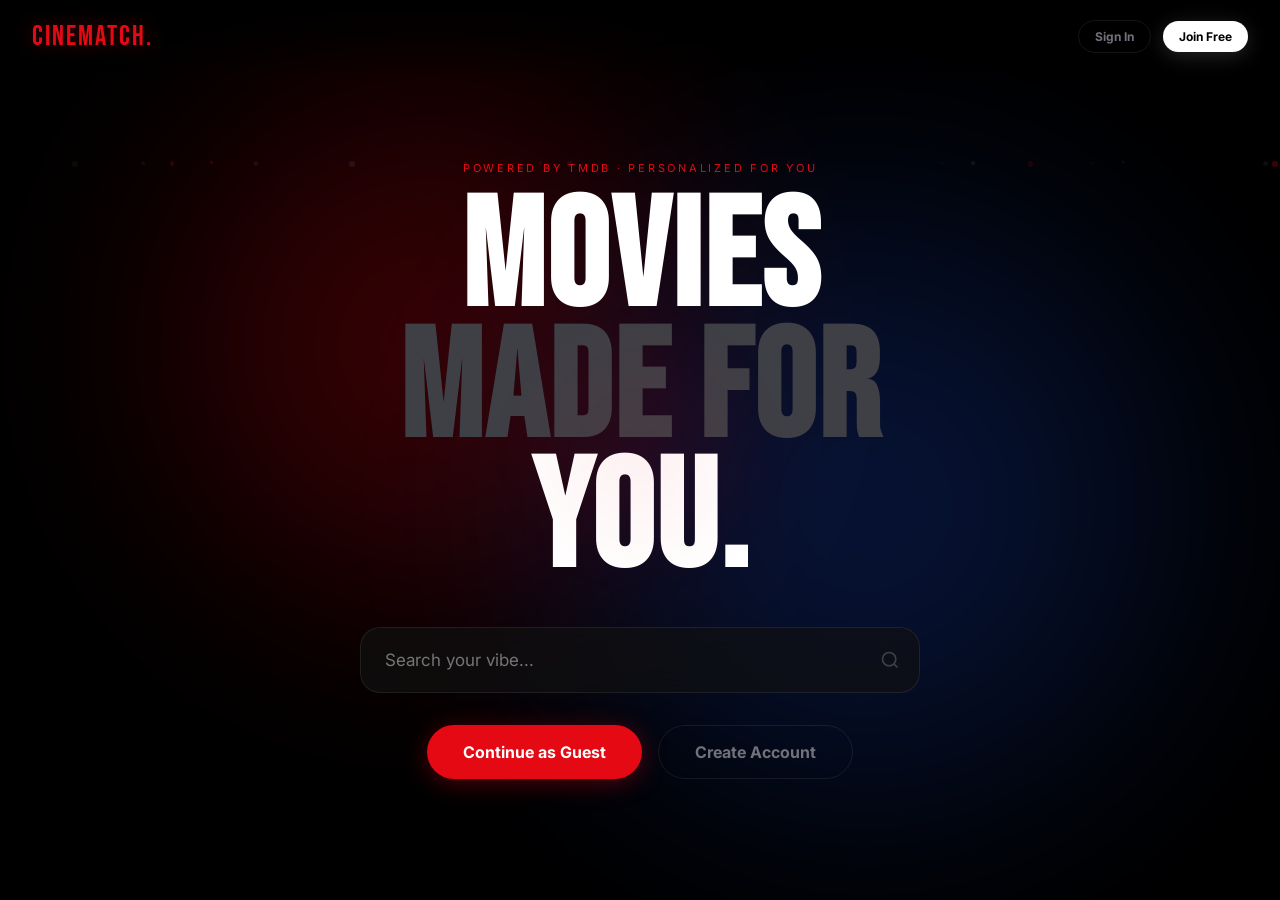
<file: frontend/index.html>
<!DOCTYPE html>
<html lang="en">
<head>
  <meta charset="UTF-8">
  <meta name="viewport" content="width=device-width, initial-scale=1.0">
  <title>CineMatch — Movies Made For You</title>
  <link rel="stylesheet" href="css/style.css">
  <style>
    .landing { min-height: 100vh; display: flex; flex-direction: column; }
    .landing-hero {
      flex: 1; display: flex; flex-direction: column; align-items: center;
      justify-content: center; text-align: center; padding: 120px 32px 80px;
      position: relative; overflow: hidden;
    }
    .hero-title {
      font-family: var(--font-display); font-size: clamp(72px, 12vw, 160px);
      line-height: 0.85; letter-spacing: 2px; margin-bottom: 40px;
      position: relative; z-index: 1;
      animation: titleReveal 1s cubic-bezier(0.22,1,0.36,1) 2.8s both;
    }
    @keyframes titleReveal {
      from { opacity:0; transform: translateY(40px) skewY(2deg); }
      to   { opacity:1; transform: translateY(0) skewY(0); }
    }
    .hero-sub { color: var(--text-muted); }
    .hero-tagline {
      animation: fadeInUp 0.7s ease 3.0s both;
      position: relative; z-index: 1;
    }
    .search-bar {
      position: relative; width: 100%; max-width: 560px; z-index: 1;
      animation: fadeInUp 0.7s ease 3.1s both;
    }
    .search-bar input {
      width: 100%; background: rgba(17,17,17,0.65); border: 1px solid var(--border);
      padding: 22px 64px 22px 24px; border-radius: 20px; color: var(--text);
      font-size: 17px; font-family: var(--font-body); outline: none; cursor: pointer;
      backdrop-filter: blur(16px);
      transition: border-color 0.3s, box-shadow 0.3s, transform 0.2s;
    }
    .search-bar input:hover {
      border-color: rgba(255,255,255,0.25);
      box-shadow: 0 0 40px rgba(229,9,20,0.15);
      transform: translateY(-2px);
    }
    .search-bar-icon { position:absolute; right:20px; top:50%; transform:translateY(-50%); color:var(--text-muted); pointer-events:none; }
    .hero-btns { animation: fadeInUp 0.7s ease 3.2s both; position: relative; z-index: 1; }
    .genres-grid { display: grid; grid-template-columns: repeat(2, 1fr); gap: 14px; margin-bottom: 32px; }
    @media (min-width: 600px) { .genres-grid { grid-template-columns: repeat(5, 1fr); } }
    .genre-screen-inner { animation: fadeInUp 0.6s ease both; }
  </style>
</head>
<body>

<!-- CURSOR GLOW -->
<div id="cursor-glow"></div>

<!-- NETFLIX-STYLE INTRO -->
<div id="netflix-intro">
  <div class="netflix-letter">
    <span>C</span><span>I</span><span>N</span><span>E</span><span>M</span><span>A</span><span>T</span><span>C</span><span>H</span><span>.</span>
  </div>
  <div class="netflix-tagline">Your world. Your movies.</div>
  <div class="netflix-bar"></div>
</div>

<!-- NAV -->
<nav class="nav" style="animation: fadeInUp 0.5s ease 2.9s both; opacity:0;">
  <span class="nav-logo">CINEMATCH.</span>
  <div style="margin-left:auto;display:flex;gap:12px;align-items:center">
    <button class="btn btn-ghost btn-sm" onclick="goToLogin()">Sign In</button>
    <button class="btn btn-secondary btn-sm" onclick="showRegister()">Join Free</button>
  </div>
</nav>

<!-- LANDING HERO -->
<div class="landing" id="landing-screen">
  <div class="landing-hero">
    <!-- Blobs -->
    <div class="blob-bg">
      <div class="blob blob-red"  id="blob1" style="width:600px;height:600px;top:5%;left:10%"></div>
      <div class="blob blob-blue" id="blob2" style="width:700px;height:700px;bottom:5%;right:5%"></div>
    </div>
    <!-- Floating particles injected by JS -->
    <div id="particles"></div>

    <p class="text-xs tracking-widest text-red uppercase hero-tagline" style="margin-bottom:20px">Powered by TMDB · Personalized For You</p>
    <h1 class="hero-title">MOVIES<br><span class="hero-sub">MADE FOR</span><br>YOU.</h1>

    <div class="search-bar">
      <input type="text" placeholder="Search your vibe..." readonly onclick="openSearchModal()">
      <svg class="search-bar-icon" width="20" height="20" fill="none" stroke="currentColor" stroke-width="2" viewBox="0 0 24 24">
        <circle cx="11" cy="11" r="8"/><path d="m21 21-4.35-4.35"/>
      </svg>
    </div>

    <div class="hero-btns" style="display:flex;gap:16px;margin-top:32px">
      <button class="btn btn-primary btn-lg" onclick="startGuest()">Continue as Guest</button>
      <button class="btn btn-ghost btn-lg" onclick="showRegister()">Create Account</button>
    </div>
  </div>
</div>

<!-- GENRE SELECTION STEP -->
<div id="genre-screen" style="min-height:100vh;display:none;align-items:center;justify-content:center;padding:120px 32px 60px">
  <div class="genre-screen-inner" style="max-width:900px;width:100%">
    <p class="text-xs tracking-widest text-red uppercase" style="margin-bottom:12px">Step 1 of 1</p>
    <h2 style="font-family:var(--font-display);font-size:clamp(40px,6vw,80px);margin-bottom:8px">PICK 3+ GENRES</h2>
    <p class="text-dim" style="margin-bottom:40px;font-size:16px">We use this to train your personal recommendation engine.</p>
    <div class="genres-grid" id="genre-grid"></div>
    <button class="btn btn-secondary btn-lg w-full" id="genre-submit" disabled onclick="submitGenres()">
      FINALIZE MY FEED (<span id="genre-count">0</span>/3)
    </button>
  </div>
</div>

<!-- AUTH MODAL — LOGIN -->
<div class="modal-overlay" id="login-modal">
  <div class="modal">
    <h3 class="text-3xl" style="text-align:center;margin-bottom:6px">Welcome back.</h3>
    <p class="text-dim text-center" style="margin-bottom:28px">Sign in to your CineMatch account</p>
    <div class="input-group" style="margin-bottom:16px">
      <label class="input-label">Email</label>
      <input class="input" type="email" id="login-email" placeholder="you@example.com" onkeydown="if(event.key==='Enter')doLogin()">
    </div>
    <div class="input-group" style="margin-bottom:24px">
      <label class="input-label">Password</label>
      <input class="input" type="password" id="login-password" placeholder="••••••••" onkeydown="if(event.key==='Enter')doLogin()">
    </div>
    <button class="btn btn-primary w-full btn-lg" onclick="doLogin()">Sign In</button>
    <button class="btn btn-ghost w-full" style="margin-top:10px" onclick="ui.closeModal('login-modal');showRegister()">No account? Join Free</button>
    <button class="btn btn-ghost w-full" style="margin-top:4px;color:var(--text-muted)" onclick="ui.closeModal('login-modal')">Cancel</button>
  </div>
</div>

<!-- AUTH MODAL — REGISTER -->
<div class="modal-overlay" id="register-modal">
  <div class="modal">
    <h3 class="text-3xl" style="text-align:center;margin-bottom:6px">Join the Plot.</h3>
    <p class="text-dim text-center" style="margin-bottom:28px">Personalized CineMatch starts here.</p>
    <div class="input-group" style="margin-bottom:14px">
      <label class="input-label">Username</label>
      <input class="input" id="reg-username" placeholder="cinephile99">
    </div>
    <div class="input-group" style="margin-bottom:14px">
      <label class="input-label">Email</label>
      <input class="input" type="email" id="reg-email" placeholder="you@example.com">
    </div>
    <div class="input-group" style="margin-bottom:24px">
      <label class="input-label">Password</label>
      <input class="input" type="password" id="reg-password" placeholder="••••••••" onkeydown="if(event.key==='Enter')doRegister()">
    </div>
    <button class="btn btn-primary w-full btn-lg" onclick="doRegister()">Create Account</button>
    <button class="btn btn-ghost w-full" style="margin-top:10px" onclick="ui.closeModal('register-modal');goToLogin()">Already have an account? Sign In</button>
    <button class="btn btn-ghost w-full" style="margin-top:4px;color:var(--text-muted)" onclick="ui.closeModal('register-modal')">Cancel</button>
  </div>
</div>

<script src="js/api.js"></script>
<script src="js/auth.js"></script>
<script src="js/ui.js"></script>
<script>
  /* ── CURSOR GLOW ── */
  const glow = document.getElementById('cursor-glow');
  let mx = window.innerWidth/2, my = window.innerHeight/2;
  let gx = mx, gy = my;
  document.addEventListener('mousemove', e => { mx = e.clientX; my = e.clientY; });
  (function animGlow() {
    gx += (mx - gx) * 0.08; gy += (my - gy) * 0.08;
    glow.style.left = gx + 'px'; glow.style.top = gy + 'px';
    requestAnimationFrame(animGlow);
  })();

  /* ── PARALLAX BLOBS ── */
  document.addEventListener('mousemove', e => {
    const px = (e.clientX - window.innerWidth/2) * 0.04;
    const py = (e.clientY - window.innerHeight/2) * 0.04;
    const b1 = document.getElementById('blob1');
    const b2 = document.getElementById('blob2');
    if (b1) b1.style.transform = `translate(${px}px, ${py}px)`;
    if (b2) b2.style.transform = `translate(${-px*0.7}px, ${-py*0.7}px)`;
  });

  /* ── FLOATING PARTICLES ── */
  function spawnParticles() {
    const container = document.getElementById('particles');
    if (!container) return;
    for (let i = 0; i < 18; i++) {
      const p = document.createElement('div');
      p.className = 'particle';
      const size = Math.random() * 4 + 2;
      p.style.cssText = `
        width:${size}px; height:${size}px;
        left:${Math.random()*100}%;
        animation-duration:${Math.random()*12+8}s;
        animation-delay:${Math.random()*8}s;
        opacity:${Math.random()*0.4+0.1};
        background: ${Math.random()>0.5 ? 'rgba(229,9,20,0.5)' : 'rgba(255,255,255,0.15)'};
      `;
      container.appendChild(p);
    }
  }
  spawnParticles();

  /* ── REMOVE INTRO AFTER ANIMATION ── */
  const intro = document.getElementById('netflix-intro');
  if (intro) {
    intro.addEventListener('animationend', e => {
      if (e.animationName === 'introExit') {
        intro.style.display = 'none';
      }
    });
  }

  /* ── REDIRECT IF LOGGED IN ── */
  if (auth.isLoggedIn()) window.location.href = 'pages/browse.html';

  const GENRES = ['Sci-Fi','Action','Horror','Comedy','Drama','Anime','Thriller','Mystery','Romance','Fantasy'];
  let selectedGenres = [];
  let pendingGuestMode = false;

  function openSearchModal() {
    if (!auth.isLoggedIn()) { showRegister(); return; }
    window.location.href = 'pages/browse.html';
  }

  function goToLogin()    { ui.openModal('login-modal'); }
  function showRegister() { ui.openModal('register-modal'); }

  function showGenreStep(isGuest) {
    pendingGuestMode = isGuest;
    document.getElementById('landing-screen').style.display = 'none';
    const gs = document.getElementById('genre-screen');
    gs.style.display = 'flex';
    renderGenreGrid();
  }

  function renderGenreGrid() {
    const grid = document.getElementById('genre-grid');
    grid.innerHTML = GENRES.map((g, i) => `
      <div class="genre-pill${selectedGenres.includes(g) ? ' selected' : ''}"
           style="animation: fadeInUp 0.4s ease ${i*0.05}s both"
           onclick="toggleGenre('${g}')">${g}</div>
    `).join('');
  }

  function toggleGenre(g) {
    if (selectedGenres.includes(g)) selectedGenres = selectedGenres.filter(x => x !== g);
    else selectedGenres.push(g);
    document.getElementById('genre-count').textContent = selectedGenres.length;
    document.getElementById('genre-submit').disabled = selectedGenres.length < 3;
    renderGenreGrid();
  }

  async function startGuest() { showGenreStep(true); }

  async function submitGenres() {
    const btn = document.getElementById('genre-submit');
    btn.disabled = true;
    btn.innerHTML = '<span style="display:inline-block;width:16px;height:16px;border:2px solid rgba(0,0,0,0.3);border-top-color:#000;border-radius:50%;animation:spin 0.6s linear infinite;margin-right:8px"></span>Setting up...';
    try {
      let result;
      if (pendingGuestMode) result = await api.auth.guest({ genres: selectedGenres });
      else result = await api.auth.updateGenres(selectedGenres);
      if (result.token) auth.setSession(result.token, result.user);
      else auth.setSession(auth.getToken(), result.user);
      window.location.href = 'pages/browse.html';
    } catch (err) {
      ui.error(err.message);
      btn.disabled = false; btn.textContent = 'FINALIZE MY FEED';
    }
  }

  async function doLogin() {
    const email = document.getElementById('login-email').value;
    const password = document.getElementById('login-password').value;
    if (!email || !password) { ui.error('Fill in all fields'); return; }
    const btn = event.target;
    btn.disabled = true; btn.textContent = 'Signing in…';
    try {
      const { token, user } = await api.auth.login({ email, password });
      auth.setSession(token, user);
      ui.closeModal('login-modal');
      if (!user.genres?.length) showGenreStep(false);
      else window.location.href = 'pages/browse.html';
    } catch (err) { ui.error(err.message); btn.disabled=false; btn.textContent='Sign In'; }
  }

  async function doRegister() {
    const username = document.getElementById('reg-username').value;
    const email    = document.getElementById('reg-email').value;
    const password = document.getElementById('reg-password').value;
    if (!username || !email || !password) { ui.error('Fill in all fields'); return; }
    const btn = event.target;
    btn.disabled=true; btn.textContent='Creating…';
    try {
      const { token, user } = await api.auth.register({ username, email, password });
      auth.setSession(token, user);
      ui.closeModal('register-modal');
      showGenreStep(false);
    } catch (err) { ui.error(err.message); btn.disabled=false; btn.textContent='Create Account'; }
  }
</script>
</body>
</html>
</file>
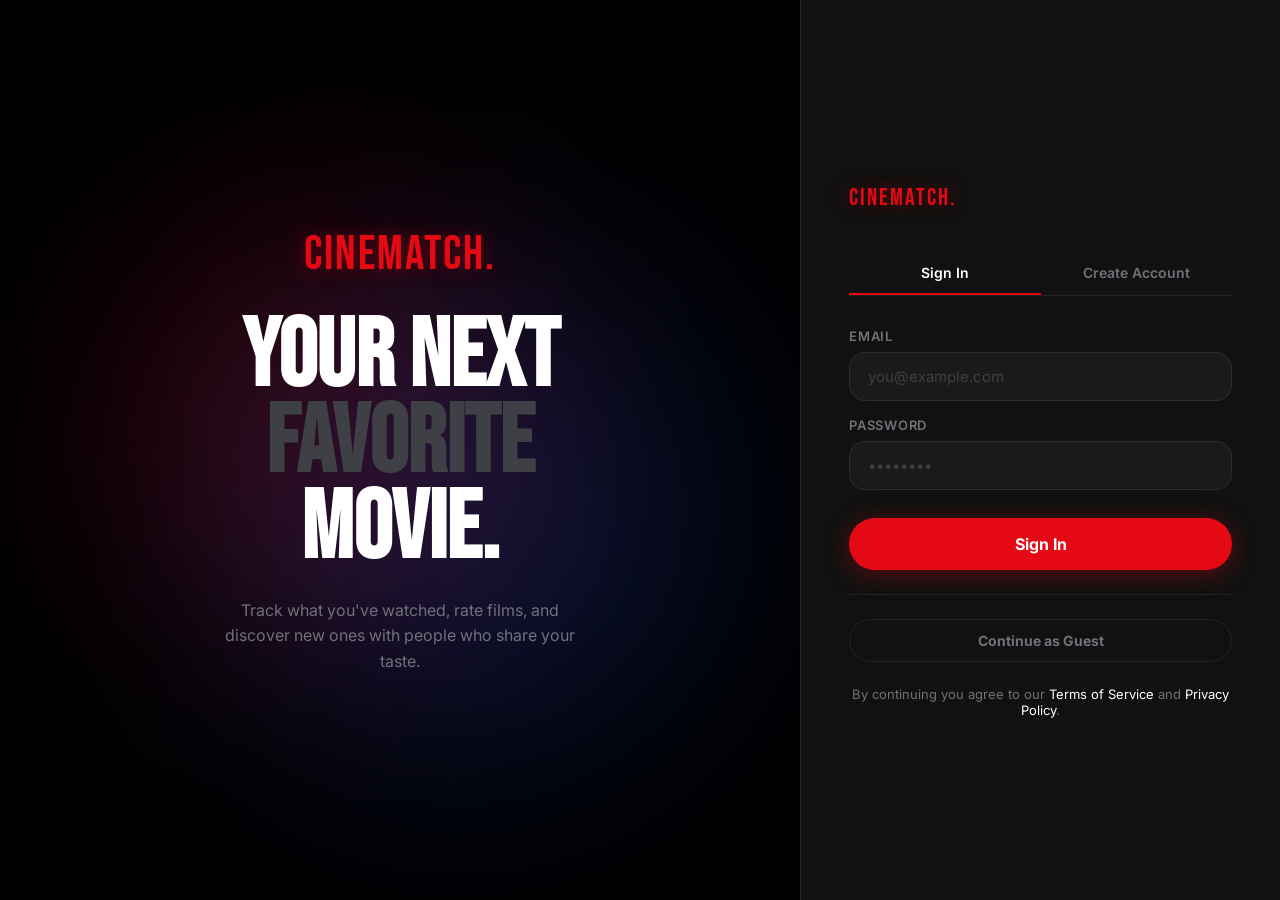
<file: frontend/pages/auth.html>
<!DOCTYPE html>
<html lang="en">
<head>
  <meta charset="UTF-8">
  <meta name="viewport" content="width=device-width, initial-scale=1.0">
  <title>CineMatch — Sign In</title>
  <link rel="stylesheet" href="../css/style.css">
  <style>
    body { display:flex; min-height:100vh; }
    .auth-left {
      flex:1; display:flex; align-items:center; justify-content:center;
      padding:60px 40px; position:relative; overflow:hidden;
    }
    .auth-right {
      width:480px; flex-shrink:0; display:flex; flex-direction:column;
      justify-content:center; padding:60px 48px;
      border-left:1px solid var(--border); background:var(--surface);
    }
    @media (max-width:768px) { .auth-left { display:none; } .auth-right { width:100%; border:none; } }
    .tab-btn {
      flex:1; padding:12px; background:none; border:none; cursor:pointer;
      font-family:var(--font-body); font-size:14px; font-weight:600;
      color:var(--text-dim); border-bottom:2px solid transparent;
      transition:all 0.2s;
    }
    .tab-btn.active { color:var(--text); border-bottom-color:var(--red); }
  </style>
</head>
<body>

<!-- LEFT PANEL -->
<div class="auth-left">
  <div class="blob-bg">
    <div class="blob blob-red" id="blob1" style="width:500px;height:500px;top:20%;left:10%"></div>
    <div class="blob blob-blue" id="blob2" style="width:600px;height:600px;bottom:10%;right:5%"></div>
  </div>
  <div style="position:relative;z-index:1;text-align:center">
    <a href="../index.html" class="nav-logo" style="font-size:48px;display:block;margin-bottom:32px">CINEMATCH.</a>
    <h2 style="font-family:var(--font-display);font-size:clamp(48px,8vw,96px);line-height:0.9;margin-bottom:24px">
      YOUR NEXT<br><span style="color:var(--text-muted)">FAVORITE</span><br>MOVIE.
    </h2>
    <p style="color:var(--text-dim);font-size:16px;max-width:360px;margin:0 auto;line-height:1.6">
      Track what you've watched, rate films, and discover new ones with people who share your taste.
    </p>
  </div>
</div>

<!-- RIGHT PANEL -->
<div class="auth-right">
  <a href="../index.html" class="nav-logo" style="font-size:24px;display:block;margin-bottom:40px">CINEMATCH.</a>

  <!-- TABS -->
  <div style="display:flex;border-bottom:1px solid var(--border);margin-bottom:32px">
    <button class="tab-btn active" id="tab-login" onclick="switchTab('login')">Sign In</button>
    <button class="tab-btn" id="tab-register" onclick="switchTab('register')">Create Account</button>
  </div>

  <!-- LOGIN FORM -->
  <div id="login-form">
    <div class="input-group" style="margin-bottom:16px">
      <label class="input-label">Email</label>
      <input class="input" type="email" id="login-email" placeholder="you@example.com" onkeydown="if(event.key==='Enter')doLogin()">
    </div>
    <div class="input-group" style="margin-bottom:28px">
      <label class="input-label">Password</label>
      <input class="input" type="password" id="login-password" placeholder="••••••••" onkeydown="if(event.key==='Enter')doLogin()">
    </div>
    <button class="btn btn-primary w-full btn-lg" onclick="doLogin()" id="login-btn">Sign In</button>
    <div class="divider"></div>
    <button class="btn btn-ghost w-full" onclick="doGuest()">Continue as Guest</button>
  </div>

  <!-- REGISTER FORM -->
  <div id="register-form" class="hidden">
    <div class="input-group" style="margin-bottom:16px">
      <label class="input-label">Username</label>
      <input class="input" id="reg-username" placeholder="cinephile99">
    </div>
    <div class="input-group" style="margin-bottom:16px">
      <label class="input-label">Email</label>
      <input class="input" type="email" id="reg-email" placeholder="you@example.com">
    </div>
    <div class="input-group" style="margin-bottom:28px">
      <label class="input-label">Password</label>
      <input class="input" type="password" id="reg-password" placeholder="Min. 6 characters" onkeydown="if(event.key==='Enter')doRegister()">
    </div>
    <button class="btn btn-primary w-full btn-lg" onclick="doRegister()" id="register-btn">Create Account</button>
  </div>

  <p class="text-dim text-sm" style="margin-top:24px;text-align:center">
    By continuing you agree to our <span style="color:var(--text)">Terms of Service</span> and <span style="color:var(--text)">Privacy Policy</span>.
  </p>
</div>

<script src="../js/api.js"></script>
<script src="../js/auth.js"></script>
<script src="../js/ui.js"></script>
<script>
  // Parallax blobs
  document.addEventListener('mousemove', e => {
    const mx = (e.clientX - window.innerWidth / 2) * 0.03;
    const my = (e.clientY - window.innerHeight / 2) * 0.03;
    const b1 = document.getElementById('blob1');
    const b2 = document.getElementById('blob2');
    if (b1) b1.style.transform = `translate(${mx}px, ${my}px)`;
    if (b2) b2.style.transform = `translate(${-mx}px, ${-my}px)`;
  });

  // Redirect if already logged in
  if (auth.isLoggedIn()) {
    const redirect = new URLSearchParams(location.search).get('redirect');
    window.location.href = redirect || 'browse.html';
  }

  function switchTab(tab) {
    document.getElementById('login-form').classList.toggle('hidden', tab !== 'login');
    document.getElementById('register-form').classList.toggle('hidden', tab !== 'register');
    document.getElementById('tab-login').classList.toggle('active', tab === 'login');
    document.getElementById('tab-register').classList.toggle('active', tab === 'register');
  }

  // Check URL param to default to register tab
  if (new URLSearchParams(location.search).get('mode') === 'register') {
    switchTab('register');
  }

  async function doLogin() {
    const email = document.getElementById('login-email').value.trim();
    const password = document.getElementById('login-password').value;
    if (!email || !password) { ui.error('Please fill in all fields'); return; }
    const btn = document.getElementById('login-btn');
    btn.disabled = true; btn.textContent = 'Signing in…';
    try {
      const { token, user } = await api.auth.login({ email, password });
      auth.setSession(token, user);
      const redirect = new URLSearchParams(location.search).get('redirect');
      window.location.href = redirect || (user.genres?.length ? 'browse.html' : 'browse.html');
    } catch (err) {
      ui.error(err.message);
      btn.disabled = false; btn.textContent = 'Sign In';
    }
  }

  async function doRegister() {
    const username = document.getElementById('reg-username').value.trim();
    const email = document.getElementById('reg-email').value.trim();
    const password = document.getElementById('reg-password').value;
    if (!username || !email || !password) { ui.error('Please fill in all fields'); return; }
    if (password.length < 6) { ui.error('Password must be at least 6 characters'); return; }
    const btn = document.getElementById('register-btn');
    btn.disabled = true; btn.textContent = 'Creating account…';
    try {
      const { token, user } = await api.auth.register({ username, email, password });
      auth.setSession(token, user);
      window.location.href = 'browse.html';
    } catch (err) {
      ui.error(err.message);
      btn.disabled = false; btn.textContent = 'Create Account';
    }
  }

  async function doGuest() {
    try {
      const { token, user } = await api.auth.guest({ genres: [] });
      auth.setSession(token, user);
      window.location.href = 'browse.html';
    } catch (err) { ui.error(err.message); }
  }
</script>
</body>
</html>
</file>
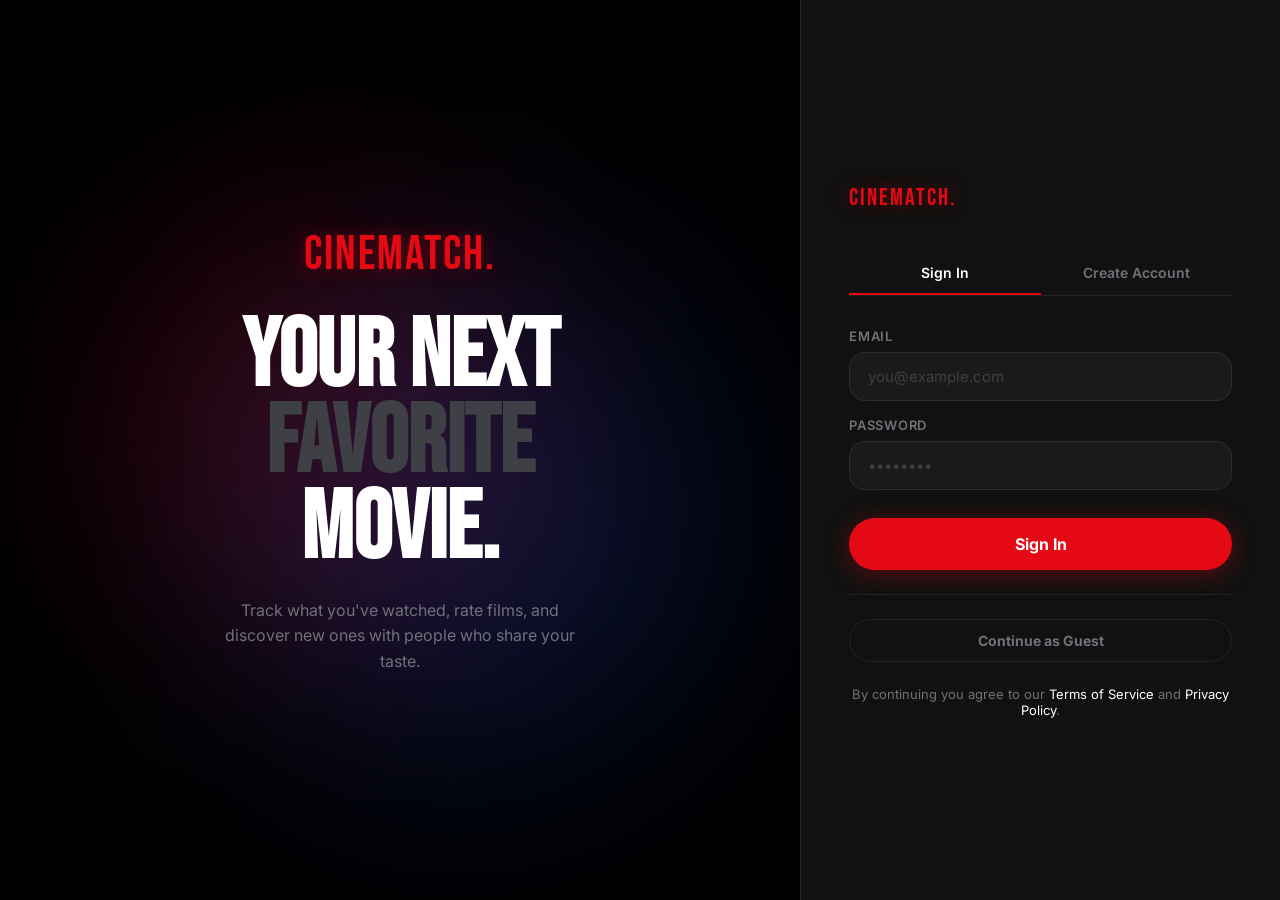
<file: frontend/pages/browse.html>
<!DOCTYPE html>
<html lang="en">
<head>
  <meta charset="UTF-8">
  <meta name="viewport" content="width=device-width, initial-scale=1.0">
  <title>CineMatch — Browse</title>
  <link rel="stylesheet" href="../css/style.css">
</head>
<body>
<div id="cursor-glow"></div>
<div id="main-nav"></div>
<div id="main-sidebar"></div>

<main class="main-content page-enter">

  <!-- HERO SPOTLIGHT -->
  <div class="hero" id="hero-section">
    <div class="skeleton" style="position:absolute;inset:0;border-radius:var(--radius-xl)"></div>
  </div>

  <!-- SEARCH + FILTERS -->
  <div style="display:flex;gap:12px;margin-bottom:32px;flex-wrap:wrap">
    <div class="search-wrap" style="flex:1;min-width:240px">
      <span class="search-icon">
        <svg width="16" height="16" fill="none" stroke="currentColor" stroke-width="2" viewBox="0 0 24 24"><circle cx="11" cy="11" r="8"/><path d="m21 21-4.35-4.35"/></svg>
      </span>
      <input class="input" id="search-input" placeholder="Search movies…" oninput="handleSearch(this.value)" style="padding-left:44px">
    </div>
    <select class="input" id="genre-filter" onchange="handleFilter()" style="width:auto;min-width:140px">
      <option value="">All Genres</option>
    </select>
    <select class="input" id="sort-filter" onchange="handleFilter()" style="width:auto;min-width:160px">
      <option value="popularity.desc">Most Popular</option>
      <option value="vote_average.desc">Top Rated</option>
      <option value="release_date.desc">Newest</option>
      <option value="revenue.desc">Box Office</option>
    </select>
  </div>

  <!-- SEARCH RESULTS (hidden by default) -->
  <div id="search-results-section" class="hidden">
    <div class="section-title">Search Results</div>
    <div class="movie-grid" id="search-results-grid"></div>
    <div style="text-align:center;margin-top:24px" id="search-load-more"></div>
  </div>

  <!-- MAIN CONTENT (hidden when searching) -->
  <div id="main-sections">
    <!-- TRENDING -->
    <div style="margin-bottom:48px">
      <div class="section-title">
        🔥 Trending This Week
        <a class="section-link" href="browse.html?tab=trending">See all →</a>
      </div>
      <div class="scroll-row" id="trending-row">
        <div class="scroll-row">${Array(5).fill('<div class="skeleton" style="width:160px;aspect-ratio:2/3;border-radius:20px;flex-shrink:0"></div>').join('')}</div>
      </div>
    </div>

    <!-- TOP RATED -->
    <div style="margin-bottom:48px">
      <div class="section-title">
        ⭐ Top Rated All Time
        <a class="section-link" href="browse.html?tab=top">See all →</a>
      </div>
      <div class="scroll-row" id="top-rated-row"></div>
    </div>

    <!-- UPCOMING -->
    <div style="margin-bottom:48px">
      <div class="section-title">
        🎬 Coming Soon
        <a class="section-link" href="browse.html?tab=upcoming">See all →</a>
      </div>
      <div class="scroll-row" id="upcoming-row"></div>
    </div>

    <!-- RECOMMENDED FOR YOU (genre-based) -->
    <div style="margin-bottom:48px" id="recommended-section" class="hidden">
      <div class="section-title">
        🎯 Recommended For You
      </div>
      <div class="scroll-row" id="recommended-row"></div>
    </div>

    <!-- FRIEND ACTIVITY -->
    <div style="margin-bottom:48px" id="activity-section">
      <div class="section-title">👥 Friend Activity</div>
      <div id="activity-feed" class="surface" style="padding:0 24px"></div>
    </div>
  </div>

</main>

<script src="../js/api.js"></script>
<script src="../js/auth.js"></script>
<script src="../js/ui.js"></script>
<script src="../js/main.js"></script>
<script>
  initPage('browse');

  let searchTimer = null;
  let searchPage = 1;
  let currentSearch = '';

  async function loadHero(movies) {
    const movie = movies[Math.floor(Math.random() * Math.min(movies.length, 5))];
    if (!movie) return;
    const hero = document.getElementById('hero-section');
    hero.innerHTML = `
      <div class="hero-bg" style="background-image:url('${backdropUrl(movie.backdrop_path)}')"></div>
      <div class="hero-content">
        <div class="hero-badge">Daily Spotlight</div>
        <h2 style="font-family:var(--font-display);font-size:clamp(36px,6vw,80px);margin-bottom:8px;line-height:0.9">${movie.title}</h2>
        <p style="color:var(--text-dim);max-width:500px;margin-bottom:24px;font-size:15px;line-height:1.6">${(movie.overview || '').slice(0, 140)}…</p>
        <div style="display:flex;gap:12px;align-items:center">
          <button class="btn btn-secondary" onclick="window.location.href='movie.html?id=${movie.id}'">View Details</button>
          <button class="btn btn-ghost" onclick="addToWatchlist(${JSON.stringify(movie).replace(/"/g, '&quot;')})">+ Watchlist</button>
          <div class="rating-ring ${ratingClass(movie.vote_average)}">${movie.vote_average?.toFixed(1)}</div>
        </div>
      </div>`;
  }

  async function loadRow(rowId, movies) {
    const row = document.getElementById(rowId);
    if (!row) return;
    row.innerHTML = movies.map(m => ui.movieCard(m, '160px')).join('');
  }

  async function loadGenreOptions() {
    try {
      const { genres } = await api.movies.genres();
      const sel = document.getElementById('genre-filter');
      genres.forEach(g => {
        const opt = document.createElement('option');
        opt.value = g.id; opt.textContent = g.name;
        sel.appendChild(opt);
      });
    } catch {}
  }

  async function loadActivityFeed() {
    const el = document.getElementById('activity-feed');
    try {
      const { activities } = await api.activity.feed();
      if (!activities.length) { el.innerHTML = ui.empty('Follow friends to see their activity here'); return; }
      el.innerHTML = activities.slice(0, 8).map(a => ui.activityItem(a)).join('');
    } catch { el.innerHTML = ui.empty('Could not load activity'); }
  }

  function handleSearch(val) {
    clearTimeout(searchTimer);
    currentSearch = val.trim();
    if (!currentSearch) {
      document.getElementById('search-results-section').classList.add('hidden');
      document.getElementById('main-sections').classList.remove('hidden');
      return;
    }
    searchTimer = setTimeout(() => doSearch(1), 400);
  }

  async function doSearch(page = 1) {
    const resultsSection = document.getElementById('search-results-section');
    const grid = document.getElementById('search-results-grid');
    resultsSection.classList.remove('hidden');
    document.getElementById('main-sections').classList.add('hidden');

    if (page === 1) grid.innerHTML = ui.skeletonCards(8);
    try {
      const { results, total_results } = await api.movies.search(currentSearch, page);
      if (page === 1) grid.innerHTML = '';
      results.forEach(m => { grid.insertAdjacentHTML('beforeend', ui.movieCard(m, '180px')); });

      const loadMore = document.getElementById('search-load-more');
      if (results.length === 20) {
        loadMore.innerHTML = `<button class="btn btn-ghost" onclick="doSearch(${page + 1})">Load More</button>`;
      } else { loadMore.innerHTML = ''; }
    } catch (err) { grid.innerHTML = ui.empty('Search failed: ' + err.message); }
  }

  async function handleFilter() {
    const genre = document.getElementById('genre-filter').value;
    const sort = document.getElementById('sort-filter').value;
    const search = document.getElementById('search-input').value.trim();
    if (search) { doSearch(1); return; }

    const grid = document.getElementById('search-results-grid');
    const resultsSection = document.getElementById('search-results-section');
    if (!genre && sort === 'popularity.desc') {
      resultsSection.classList.add('hidden');
      document.getElementById('main-sections').classList.remove('hidden');
      return;
    }
    resultsSection.classList.remove('hidden');
    document.getElementById('main-sections').classList.add('hidden');
    grid.innerHTML = ui.skeletonCards(10);
    try {
      const { results } = await api.movies.discover({ genre, sort_by: sort });
      grid.innerHTML = results.map(m => ui.movieCard(m, '180px')).join('');
    } catch {}
  }

  async function addToWatchlist(movie) {
    if (!auth.isLoggedIn()) { ui.error('Sign in to use watchlist'); return; }
    try {
      await api.watchlist.add({
        movieId: movie.id, title: movie.title,
        posterPath: movie.poster_path, backdropPath: movie.backdrop_path,
        overview: movie.overview, voteAverage: movie.vote_average
      });
      ui.success(`"${movie.title}" added to watchlist`);
    } catch (err) { ui.error(err.message); }
  }

  // TMDB genre name → ID map (subset of common ones)
  const GENRE_NAME_TO_ID = {
    'Action': 28, 'Comedy': 35, 'Drama': 18, 'Horror': 27, 'Thriller': 53,
    'Sci-Fi': 878, 'Romance': 10749, 'Mystery': 9648, 'Fantasy': 14, 'Anime': 16
  };

  async function loadRecommended() {
    const user = auth.getUser();
    const genres = user?.genres || [];
    if (!genres.length) return;

    // Pick up to 2 of the user's genres and discover movies for each
    const picks = genres.slice(0, 2);
    const section = document.getElementById('recommended-section');
    const row = document.getElementById('recommended-row');

    try {
      // Fetch movies for each selected genre in parallel
      const results = await Promise.all(picks.map(name => {
        const id = GENRE_NAME_TO_ID[name];
        if (!id) return Promise.resolve([]);
        return api.movies.discover({ genre: id, sort_by: 'popularity.desc', page: 1 })
          .then(d => d.results || [])
          .catch(() => []);
      }));

      // Interleave results from each genre, deduplicate by id
      const seen = new Set();
      const merged = [];
      const maxPerGenre = results.map(r => r.length);
      const maxLen = Math.max(...maxPerGenre);
      for (let i = 0; i < maxLen; i++) {
        results.forEach(list => {
          const m = list[i];
          if (m && !seen.has(m.id)) { seen.add(m.id); merged.push(m); }
        });
      }

      if (!merged.length) return;
      section.classList.remove('hidden');
      // Update label to show which genres
      section.querySelector('.section-title').innerHTML =
        `🎯 Recommended For You <span class="badge badge-red" style="font-size:11px">${picks.join(' · ')}</span>`;
      row.innerHTML = merged.slice(0, 14).map(m => ui.movieCard(m, '160px')).join('');
    } catch {}
  }

  // INIT
  (async () => {
    loadGenreOptions();
    loadActivityFeed();
    loadRecommended();
    try {
      const [trending, topRated, upcoming] = await Promise.all([
        api.movies.trending(),
        api.movies.topRated(),
        api.movies.upcoming()
      ]);
      loadHero(trending.results || []);
      loadRow('trending-row', (trending.results || []).slice(0, 12));
      loadRow('top-rated-row', (topRated.results || []).slice(0, 12));
      loadRow('upcoming-row', (upcoming.results || []).slice(0, 12));
    } catch (err) {
      document.getElementById('hero-section').innerHTML = `<div style="padding:40px;text-align:center;color:var(--text-dim)">⚠️ ${err.message}</div>`;
    }
  })();
</script>

<script>
  // Cursor glow
  const _glow = document.getElementById('cursor-glow');
  if (_glow) {
    let _mx = window.innerWidth/2, _my = window.innerHeight/2, _gx = _mx, _gy = _my;
    document.addEventListener('mousemove', e => { _mx=e.clientX; _my=e.clientY; });
    (function _ag(){ _gx+=(_mx-_gx)*0.08; _gy+=(_my-_gy)*0.08; _glow.style.left=_gx+'px'; _glow.style.top=_gy+'px'; requestAnimationFrame(_ag); })();
  }
</script>
</body>
</html>
</file>
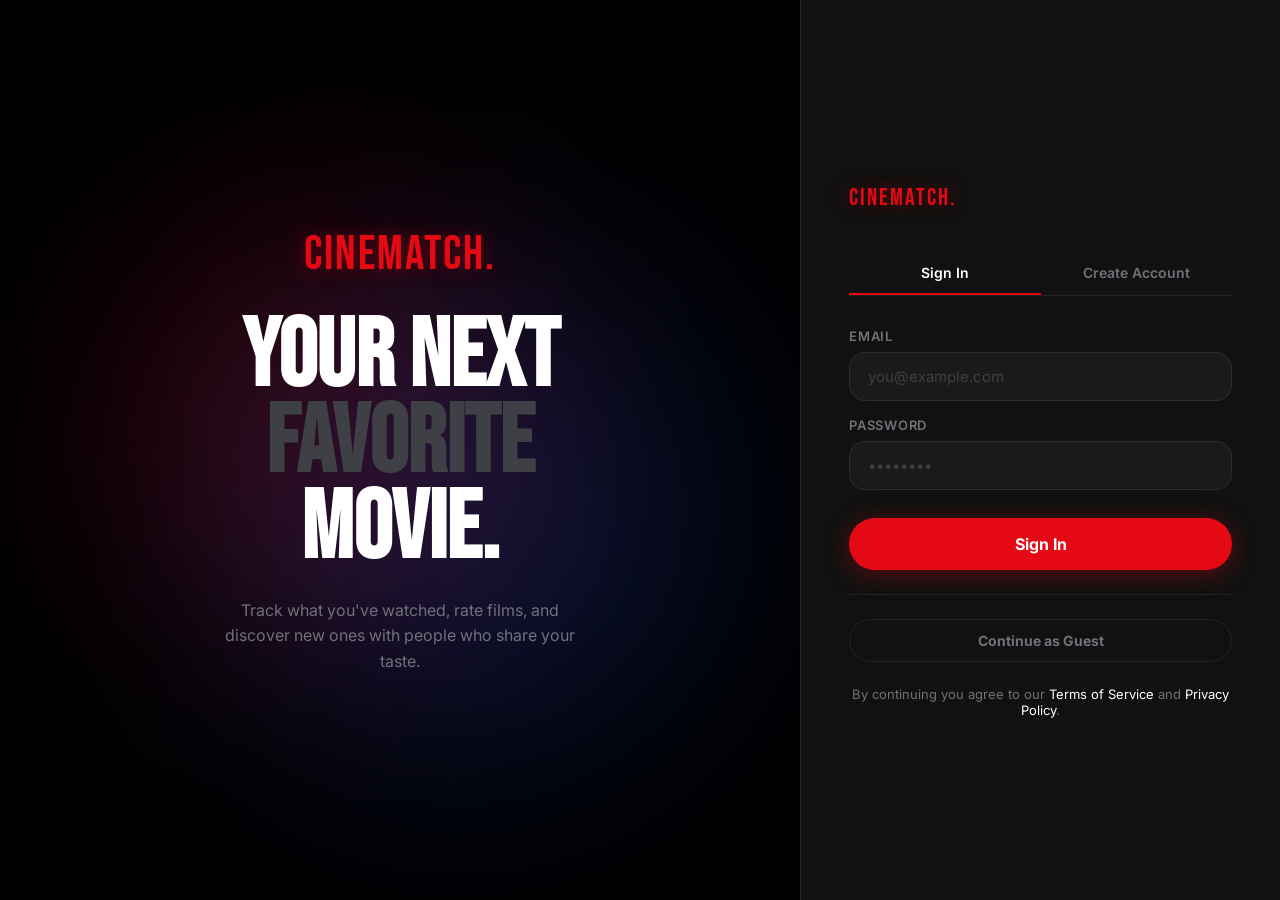
<file: frontend/pages/friends.html>
<!DOCTYPE html>
<html lang="en">
<head>
  <meta charset="UTF-8">
  <meta name="viewport" content="width=device-width, initial-scale=1.0">
  <title>CineMatch — Friends</title>
  <link rel="stylesheet" href="../css/style.css">
</head>
<body>
<div id="cursor-glow"></div>
<div id="main-nav"></div>
<div id="main-sidebar"></div>

<main class="main-content page-enter">
  <h1 style="font-family:var(--font-display);font-size:clamp(40px,6vw,72px);margin-bottom:32px">FRIENDS</h1>

  <!-- SEARCH FOR FRIENDS -->
  <div class="surface" style="padding:24px;margin-bottom:32px">
    <div class="section-title" style="margin-bottom:16px">Find People</div>
    <div class="search-wrap">
      <span class="search-icon">
        <svg width="16" height="16" fill="none" stroke="currentColor" stroke-width="2" viewBox="0 0 24 24"><circle cx="11" cy="11" r="8"/><path d="m21 21-4.35-4.35"/></svg>
      </span>
      <input class="input" id="user-search" placeholder="Search by username…" oninput="searchUsers(this.value)" style="padding-left:44px">
    </div>
    <div id="user-search-results" style="margin-top:16px;display:grid;grid-template-columns:repeat(auto-fill,minmax(280px,1fr));gap:12px"></div>
  </div>

  <!-- PENDING REQUESTS -->
  <div style="margin-bottom:32px" id="requests-section">
    <div class="section-title">Pending Requests</div>
    <div id="requests-list"><div class="spinner" style="margin:20px auto"></div></div>
  </div>

  <!-- MY FRIENDS -->
  <div style="margin-bottom:32px">
    <div class="section-title">My Friends (<span id="friends-count">0</span>)</div>
    <div id="friends-list" style="display:grid;grid-template-columns:repeat(auto-fill,minmax(280px,1fr));gap:12px">
      <div style="display:flex;justify-content:center;padding:40px"><div class="spinner"></div></div>
    </div>
  </div>
</main>

<script src="../js/api.js"></script>
<script src="../js/auth.js"></script>
<script src="../js/ui.js"></script>
<script src="../js/main.js"></script>
<script>
  initPage('friends');

  let searchTimer = null;

  async function loadFriends() {
    const listEl = document.getElementById('friends-list');
    const countEl = document.getElementById('friends-count');
    try {
      const { friends } = await api.friends.list();
      countEl.textContent = friends.length;
      if (!friends.length) { listEl.innerHTML = ui.empty('No friends yet. Search above to connect!'); return; }
      listEl.innerHTML = friends.map(f => ui.friendCard(f,
        `<button class="btn btn-ghost btn-sm" onclick="removeFriend('${f._id}')">Remove</button>`
      )).join('');
    } catch (err) { listEl.innerHTML = ui.empty(err.message); }
  }

  async function loadRequests() {
    const el = document.getElementById('requests-list');
    const sec = document.getElementById('requests-section');
    try {
      const { received, sent } = await api.friends.requests();
      if (!received.length && !sent.length) { sec.style.display = 'none'; return; }
      sec.style.display = 'block';

      let html = '';
      if (received.length) {
        html += `<div class="text-dim text-sm" style="margin-bottom:8px">Received</div>`;
        html += `<div style="display:grid;grid-template-columns:repeat(auto-fill,minmax(280px,1fr));gap:12px;margin-bottom:20px">`;
        html += received.map(u => ui.friendCard(u, `
          <button class="btn btn-primary btn-sm" onclick="accept('${u._id}')">Accept</button>
          <button class="btn btn-ghost btn-sm" onclick="decline('${u._id}')">Decline</button>
        `)).join('');
        html += '</div>';
      }
      if (sent.length) {
        html += `<div class="text-dim text-sm" style="margin-bottom:8px">Sent</div>`;
        html += `<div style="display:grid;grid-template-columns:repeat(auto-fill,minmax(280px,1fr));gap:12px">`;
        html += sent.map(u => ui.friendCard(u, `<span class="badge badge-white">Pending</span>`)).join('');
        html += '</div>';
      }
      el.innerHTML = html;
    } catch { sec.style.display = 'none'; }
  }

  function searchUsers(val) {
    clearTimeout(searchTimer);
    const results = document.getElementById('user-search-results');
    if (!val.trim()) { results.innerHTML = ''; return; }
    searchTimer = setTimeout(async () => {
      results.innerHTML = '<div class="text-dim text-sm">Searching…</div>';
      try {
        const { users } = await api.friends.search(val);
        if (!users.length) { results.innerHTML = ui.empty('No users found'); return; }
        results.innerHTML = users.map(u => ui.friendCard(u,
          `<button class="btn btn-primary btn-sm" onclick="sendRequest('${u._id}', this)">+ Add</button>`
        )).join('');
      } catch (err) { results.innerHTML = ui.empty(err.message); }
    }, 400);
  }

  async function sendRequest(userId, btn) {
    try {
      await api.friends.sendRequest(userId);
      if (btn) { btn.textContent = 'Sent ✓'; btn.disabled = true; }
      ui.success('Friend request sent!');
    } catch (err) { ui.error(err.message); }
  }

  async function accept(userId) {
    try {
      await api.friends.accept(userId);
      ui.success('Friend added!');
      loadFriends(); loadRequests();
    } catch (err) { ui.error(err.message); }
  }

  async function decline(userId) {
    try {
      await api.friends.decline(userId);
      loadRequests();
    } catch (err) { ui.error(err.message); }
  }

  async function removeFriend(userId) {
    if (!confirm('Remove this friend?')) return;
    try {
      await api.friends.remove(userId);
      ui.success('Friend removed');
      loadFriends();
    } catch (err) { ui.error(err.message); }
  }

  loadFriends();
  loadRequests();
</script>
<script>
  const _glow=document.getElementById('cursor-glow');
  if(_glow){let _mx=window.innerWidth/2,_my=window.innerHeight/2,_gx=_mx,_gy=_my;document.addEventListener('mousemove',e=>{_mx=e.clientX;_my=e.clientY;});(function _ag(){_gx+=(_mx-_gx)*0.08;_gy+=(_my-_gy)*0.08;_glow.style.left=_gx+'px';_glow.style.top=_gy+'px';requestAnimationFrame(_ag);})();}
</script>
</body>
</html>
</file>
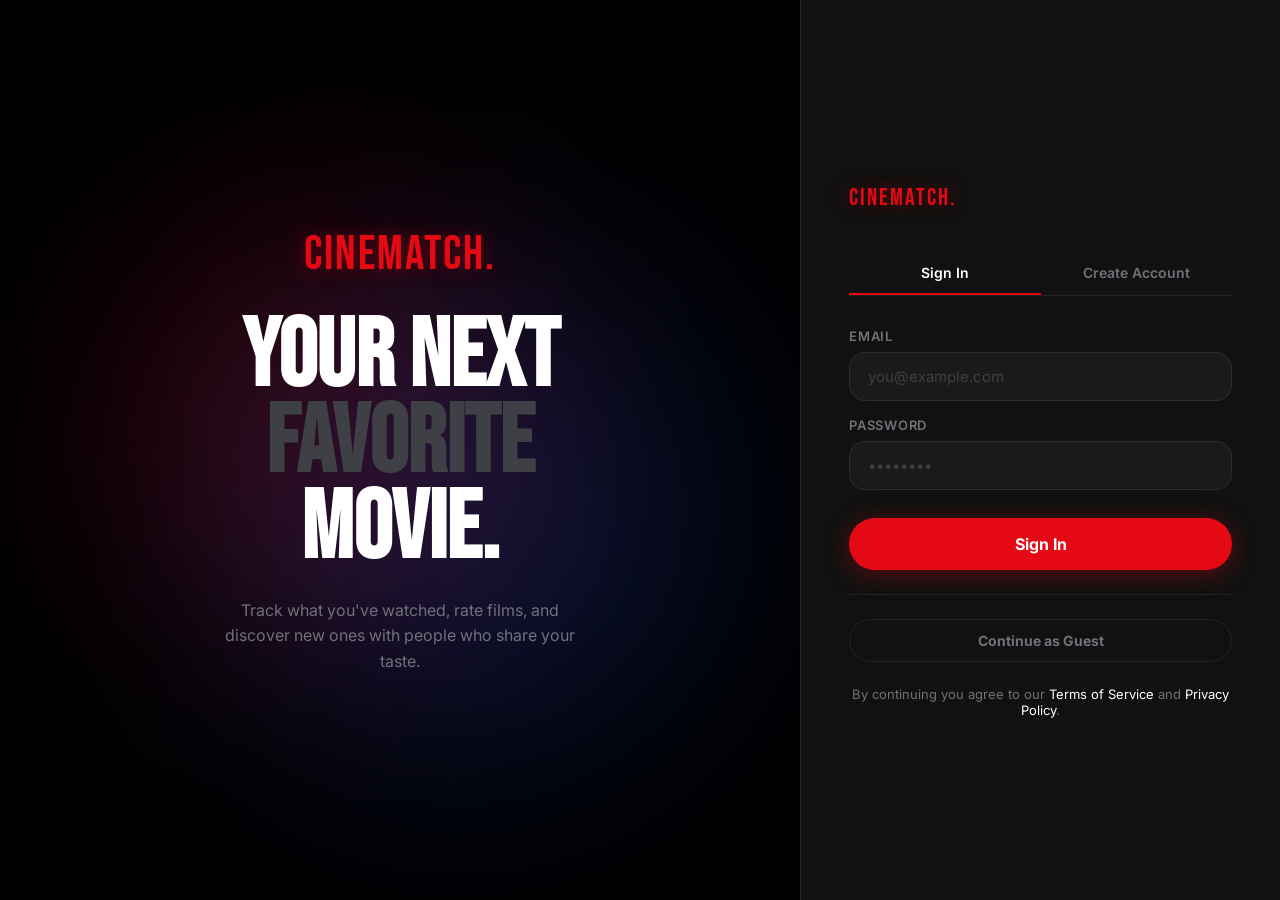
<file: frontend/pages/movie.html>
<!DOCTYPE html>
<html lang="en">
<head>
  <meta charset="UTF-8">
  <meta name="viewport" content="width=device-width, initial-scale=1.0">
  <title>CineMatch — Movie</title>
  <link rel="stylesheet" href="../css/style.css">
  <style>
    /* golden animated stars override */<br>
    .cast-card { text-align:center; flex-shrink:0; width:100px; }
    .cast-card img, .cast-placeholder {
      width:80px;height:80px;border-radius:50%;object-fit:cover;
      background:var(--surface2);display:flex;align-items:center;justify-content:center;
      font-size:11px;color:var(--text-muted);margin:0 auto 8px;
    }
    .review-card { padding:20px; background:var(--surface); border:1px solid var(--border); border-radius:var(--radius-lg); margin-bottom:16px; }
    /* star styles handled by style.css */
  </style>
</head>
<body>
<div id="cursor-glow"></div>
<div id="main-nav"></div>
<div id="main-sidebar"></div>

<main class="main-content page-enter" id="movie-main">
  <div style="display:flex;justify-content:center;padding:80px"><div class="spinner"></div></div>
</main>

<!-- REVIEW MODAL -->
<div class="modal-overlay" id="review-modal">
  <div class="modal">
    <h3 class="text-2xl" style="margin-bottom:20px">Rate & Review</h3>
    <div style="margin-bottom:20px">
      <div class="input-label" style="margin-bottom:10px">Your Rating</div>
      <div style="display:flex;gap:4px" id="star-row">
        <button class="star-btn" data-val="1"  onmouseover="hoverStars(1)"  onmouseout="resetStars()" onclick="setRating(1)">☆</button>
        <button class="star-btn" data-val="2"  onmouseover="hoverStars(2)"  onmouseout="resetStars()" onclick="setRating(2)">☆</button>
        <button class="star-btn" data-val="3"  onmouseover="hoverStars(3)"  onmouseout="resetStars()" onclick="setRating(3)">☆</button>
        <button class="star-btn" data-val="4"  onmouseover="hoverStars(4)"  onmouseout="resetStars()" onclick="setRating(4)">☆</button>
        <button class="star-btn" data-val="5"  onmouseover="hoverStars(5)"  onmouseout="resetStars()" onclick="setRating(5)">☆</button>
        <button class="star-btn" data-val="6"  onmouseover="hoverStars(6)"  onmouseout="resetStars()" onclick="setRating(6)">☆</button>
        <button class="star-btn" data-val="7"  onmouseover="hoverStars(7)"  onmouseout="resetStars()" onclick="setRating(7)">☆</button>
        <button class="star-btn" data-val="8"  onmouseover="hoverStars(8)"  onmouseout="resetStars()" onclick="setRating(8)">☆</button>
        <button class="star-btn" data-val="9"  onmouseover="hoverStars(9)"  onmouseout="resetStars()" onclick="setRating(9)">☆</button>
        <button class="star-btn" data-val="10" onmouseover="hoverStars(10)" onmouseout="resetStars()" onclick="setRating(10)">☆</button>
      </div>
      <div id="rating-label" class="text-dim text-sm" style="margin-top:8px">Click to rate</div>
    </div>
    <div class="input-group" style="margin-bottom:16px">
      <label class="input-label">Review (optional)</label>
      <textarea class="input" id="review-text" rows="4" placeholder="What did you think?" style="resize:vertical"></textarea>
    </div>
    <div style="display:flex;align-items:center;gap:10px;margin-bottom:20px">
      <input type="checkbox" id="spoiler-check" style="accent-color:var(--red)">
      <label for="spoiler-check" class="text-dim text-sm">Contains spoilers</label>
    </div>
    <button class="btn btn-primary w-full" onclick="submitReview()">Submit Review</button>
    <button class="btn btn-ghost w-full" style="margin-top:8px" onclick="ui.closeModal('review-modal')">Cancel</button>
  </div>
</div>

<script src="../js/api.js"></script>
<script src="../js/auth.js"></script>
<script src="../js/ui.js"></script>
<script src="../js/main.js"></script>
<script>
  initPage('');
  const params = new URLSearchParams(location.search);
  const movieId = params.get('id');
  let currentMovie = null;
  let userRating = 0;
  let watchlistStatus = { inWatchlist: false, watched: false };

  if (!movieId) {
    document.getElementById('movie-main').innerHTML = ui.empty('No movie ID provided');
  } else {
    loadMovie();
  }

  async function loadMovie() {
    try {
      const [movie, reviews] = await Promise.all([
        api.movies.details(movieId),
        api.reviews.getByMovie(movieId)
      ]);
      currentMovie = movie;
      if (auth.isLoggedIn()) {
        try { watchlistStatus = await api.watchlist.check(movieId); } catch {}
        try {
          const { review } = await api.reviews.getMy(movieId);
          if (review) userRating = review.rating;
        } catch {}
      }
      renderMovie(movie, reviews.reviews || []);
    } catch (err) {
      document.getElementById('movie-main').innerHTML = `<div style="text-align:center;padding:80px;color:var(--text-dim)">Failed to load: ${err.message}</div>`;
    }
  }

  function renderMovie(m, reviews) {
    const genres = (m.genres || []).map(g => `<span class="badge badge-white">${g.name}</span>`).join('');
    const cast = (m.credits?.cast || []).slice(0, 10);
    const trailer = (m.videos?.results || []).find(v => v.type === 'Trailer' && v.site === 'YouTube');
    const similar = (m.similar?.results || []).slice(0, 8);

    document.getElementById('movie-main').innerHTML = `
      <!-- BACKDROP -->
      <div style="position:fixed;inset:0;z-index:-1;pointer-events:none">
        <div style="position:absolute;inset:0;background-image:url('${backdropUrl(m.backdrop_path)}');background-size:cover;background-position:center;opacity:0.15"></div>
        <div style="position:absolute;inset:0;background:linear-gradient(to bottom,transparent,var(--bg) 60%)"></div>
      </div>

      <!-- MOVIE INFO -->
      <div style="display:flex;gap:40px;margin-bottom:48px;flex-wrap:wrap">
        <img src="${imgUrl(m.poster_path,'w500')}" alt="${m.title}"
          style="width:280px;border-radius:var(--radius-xl);object-fit:cover;flex-shrink:0;box-shadow:0 32px 80px rgba(0,0,0,0.7)"
          onerror="this.style.display='none'">
        <div style="flex:1;min-width:280px">
          <div style="display:flex;gap:8px;flex-wrap:wrap;margin-bottom:16px">${genres}</div>
          <h1 style="font-family:var(--font-display);font-size:clamp(40px,6vw,80px);line-height:0.9;margin-bottom:16px">${m.title}</h1>
          <div style="display:flex;gap:20px;align-items:center;margin-bottom:20px;flex-wrap:wrap">
            <div class="rating-ring ${ratingClass(m.vote_average)}" style="width:56px;height:56px;font-size:16px">${m.vote_average?.toFixed(1)}</div>
            <span class="text-dim">${m.release_date?.split('-')[0] || ''}</span>
            <span class="text-dim">${m.runtime ? m.runtime + ' min' : ''}</span>
            <span class="text-dim">${m.vote_count?.toLocaleString()} votes</span>
          </div>
          <p style="color:var(--text-dim);line-height:1.7;margin-bottom:28px;max-width:600px;font-size:15px">${m.overview}</p>
          <div style="display:flex;gap:12px;flex-wrap:wrap">
            <button class="btn btn-primary" onclick="openReviewModal()">★ Rate This</button>
            <button class="btn ${watchlistStatus.inWatchlist ? 'btn-secondary' : 'btn-ghost'}" id="wl-btn" onclick="toggleWatchlist()">
              ${watchlistStatus.inWatchlist ? (watchlistStatus.watched ? '✓ Watched' : '✓ In Watchlist') : '+ Watchlist'}
            </button>
            ${trailer ? `<a href="https://youtube.com/watch?v=${trailer.key}" target="_blank" class="btn btn-ghost">▶ Trailer</a>` : ''}
          </div>
        </div>
      </div>

      <!-- CAST -->
      ${cast.length ? `
      <div style="margin-bottom:48px">
        <div class="section-title">Cast</div>
        <div class="scroll-row">
          ${cast.map(p => `
            <div class="cast-card">
              ${p.profile_path
                ? `<img src="${imgUrl(p.profile_path,'w185')}" alt="${p.name}">`
                : `<div class="cast-placeholder">${p.name.slice(0,2)}</div>`}
              <div style="font-size:12px;font-weight:600;margin-bottom:2px">${p.name}</div>
              <div style="font-size:11px;color:var(--text-muted)">${p.character}</div>
            </div>`).join('')}
        </div>
      </div>` : ''}

      <!-- REVIEWS -->
      <div style="margin-bottom:48px">
        <div class="section-title">
          Reviews (${reviews.length})
          <button class="btn btn-ghost btn-sm" onclick="openReviewModal()">Write a Review</button>
        </div>
        <div id="reviews-list">
          ${reviews.length ? reviews.map(r => renderReviewCard(r)).join('') : ui.empty('No reviews yet. Be the first!')}
        </div>
      </div>

      <!-- SIMILAR -->
      ${similar.length ? `
      <div style="margin-bottom:48px">
        <div class="section-title">You Might Also Like</div>
        <div class="scroll-row">${similar.map(m => ui.movieCard(m, '160px')).join('')}</div>
      </div>` : ''}
    `;
  }

  function renderReviewCard(r) {
    const user = r.user || {};
    const spoilerHidden = r.containsSpoilers;
    return `
      <div class="review-card">
        <div style="display:flex;align-items:center;gap:12px;margin-bottom:12px">
          ${auth.renderAvatar(user, 'avatar-sm')}
          <div>
            <a href="profile.html?id=${user._id}" style="font-weight:700">${user.username || 'Unknown'}</a>
            <div class="text-dim text-sm">${timeAgo(r.createdAt)}</div>
          </div>
          <div class="rating-ring ${ratingClass(r.rating)}" style="margin-left:auto;width:40px;height:40px;font-size:13px">${r.rating}/10</div>
        </div>
        ${r.containsSpoilers ? '<div class="badge badge-red" style="margin-bottom:8px">⚠ Spoilers</div>' : ''}
        ${r.content ? `<p style="color:var(--text-dim);line-height:1.6;font-size:14px">${r.content}</p>` : ''}
        <div style="display:flex;gap:12px;margin-top:12px">
          <button class="btn btn-ghost btn-sm" onclick="likeReview('${r._id}', this)">♡ ${r.likes?.length || 0}</button>
          ${auth.getUser()?._id === String(user._id) ? `<button class="btn btn-ghost btn-sm" onclick="deleteReview('${r._id}')">Delete</button>` : ''}
        </div>
      </div>`;
  }

  function hoverStars(n) {
    document.querySelectorAll('.star-btn').forEach((btn, i) => {
      btn.textContent = i < n ? '★' : '☆';
      btn.classList.toggle('hovered', i < n);
      btn.classList.toggle('lit', false);
    });
  }
  function resetStars() {
    document.querySelectorAll('.star-btn').forEach((btn, i) => {
      btn.textContent = i < userRating ? '★' : '☆';
      btn.classList.toggle('lit', i < userRating);
      btn.classList.remove('hovered');
    });
  }
  function setRating(n) {
    userRating = n;
    const labels = ['','Awful 😬','Bad 😕','Poor 😐','Meh 😶','Average 🙂','Decent 👍','Good 😊','Great 🔥','Excellent 🤩','Masterpiece 🏆'];
    document.getElementById('rating-label').textContent = `${n}/10 — ${labels[n]}`;
    resetStars();
    // Burst particle effect on the last lit star
    const stars = document.querySelectorAll('.star-btn');
    const lastStar = stars[n-1];
    if (lastStar) {
      const burst = document.createElement('div');
      burst.className = 'star-burst';
      for (let i = 0; i < 8; i++) {
        const dot = document.createElement('span');
        const angle = (i / 8) * Math.PI * 2;
        dot.style.setProperty('--bx', Math.cos(angle)*28+'px');
        dot.style.setProperty('--by', Math.sin(angle)*28+'px');
        dot.style.animationDelay = (i*0.03)+'s';
        burst.appendChild(dot);
      }
      lastStar.appendChild(burst);
      setTimeout(() => burst.remove(), 600);
    }
  }

  function openReviewModal() {
    if (!auth.isLoggedIn()) { ui.error('Sign in to review'); return; }
    ui.openModal('review-modal');
    resetStars();
  }

  async function submitReview() {
    if (!userRating) { ui.error('Please select a rating'); return; }
    const content = document.getElementById('review-text').value;
    const containsSpoilers = document.getElementById('spoiler-check').checked;
    try {
      await api.reviews.create({
        movieId: parseInt(movieId), movieTitle: currentMovie?.title,
        moviePoster: currentMovie?.poster_path, rating: userRating, content, containsSpoilers
      });
      ui.success('Review submitted!');
      ui.closeModal('review-modal');
      loadMovie();
    } catch (err) { ui.error(err.message); }
  }

  async function toggleWatchlist() {
    if (!auth.isLoggedIn()) { ui.error('Sign in to use watchlist'); return; }
    const btn = document.getElementById('wl-btn');
    try {
      if (watchlistStatus.inWatchlist) {
        await api.watchlist.remove(movieId);
        watchlistStatus.inWatchlist = false;
        btn.textContent = '+ Watchlist';
        btn.className = 'btn btn-ghost';
        ui.success('Removed from watchlist');
      } else {
        await api.watchlist.add({
          movieId: parseInt(movieId), title: currentMovie?.title,
          posterPath: currentMovie?.poster_path, backdropPath: currentMovie?.backdrop_path,
          overview: currentMovie?.overview, voteAverage: currentMovie?.vote_average,
          genres: (currentMovie?.genres || []).map(g => g.name)
        });
        watchlistStatus.inWatchlist = true;
        btn.textContent = '✓ In Watchlist';
        btn.className = 'btn btn-secondary';
        ui.success('Added to watchlist!');
      }
    } catch (err) { ui.error(err.message); }
  }

  async function likeReview(reviewId, btn) {
    if (!auth.isLoggedIn()) { ui.error('Sign in to like reviews'); return; }
    try {
      const { likes, liked } = await api.reviews.like(reviewId);
      btn.textContent = `${liked ? '♥' : '♡'} ${likes}`;
    } catch (err) { ui.error(err.message); }
  }

  async function deleteReview(reviewId) {
    if (!confirm('Delete your review?')) return;
    try {
      await api.reviews.delete(reviewId);
      ui.success('Review deleted');
      loadMovie();
    } catch (err) { ui.error(err.message); }
  }
</script>
<script>
  const _glow=document.getElementById('cursor-glow');
  if(_glow){let _mx=window.innerWidth/2,_my=window.innerHeight/2,_gx=_mx,_gy=_my;document.addEventListener('mousemove',e=>{_mx=e.clientX;_my=e.clientY;});(function _ag(){_gx+=(_mx-_gx)*0.08;_gy+=(_my-_gy)*0.08;_glow.style.left=_gx+'px';_glow.style.top=_gy+'px';requestAnimationFrame(_ag);})();}
</script>
</body>
</html>
</file>
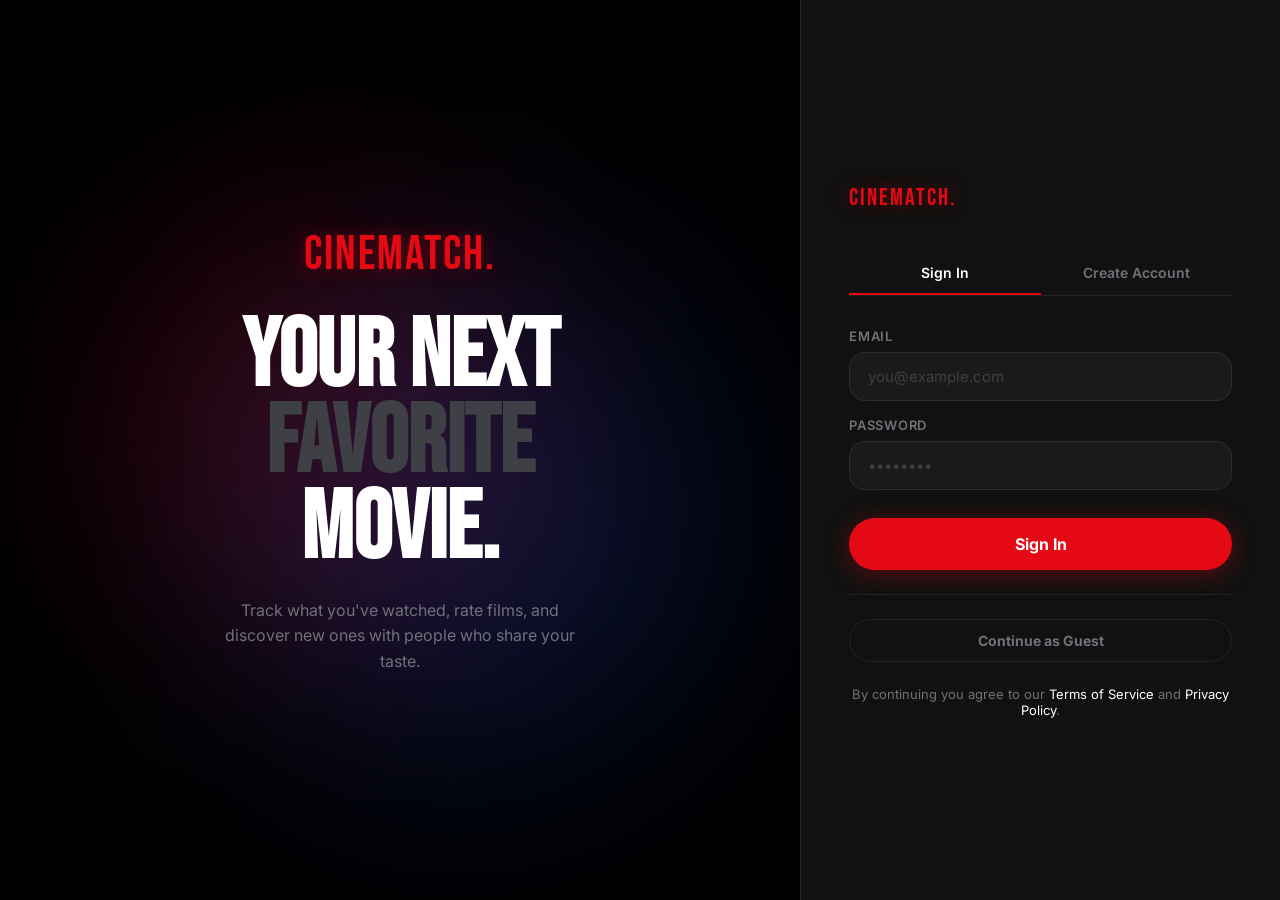
<file: frontend/pages/notifications.html>
<!DOCTYPE html>
<html lang="en">
<head>
  <meta charset="UTF-8">
  <meta name="viewport" content="width=device-width, initial-scale=1.0">
  <title>CineMatch — Notifications</title>
  <link rel="stylesheet" href="../css/style.css">
</head>
<body>
<div id="cursor-glow"></div>
<div id="main-nav"></div>
<div id="main-sidebar"></div>

<main class="main-content page-enter">
  <div style="display:flex;align-items:center;justify-content:space-between;margin-bottom:32px">
    <h1 style="font-family:var(--font-display);font-size:clamp(40px,6vw,72px)">NOTIFICATIONS</h1>
    <button class="btn btn-ghost btn-sm" onclick="markAllRead()">Mark All Read</button>
  </div>

  <div class="surface" style="padding:0 24px" id="notif-list">
    <div style="display:flex;justify-content:center;padding:60px"><div class="spinner"></div></div>
  </div>
</main>

<script src="../js/api.js"></script>
<script src="../js/auth.js"></script>
<script src="../js/ui.js"></script>
<script src="../js/main.js"></script>
<script>
  initPage('');

  async function loadNotifs() {
    const el = document.getElementById('notif-list');
    try {
      const { notifications } = await api.notifications.get();
      if (!notifications.length) { el.innerHTML = ui.empty('No notifications yet'); return; }
      el.innerHTML = notifications.map(n => ui.notifItem(n)).join('');
    } catch (err) { el.innerHTML = ui.empty(err.message); }
  }

  async function markAllRead() {
    try {
      await api.notifications.readAll();
      loadNotifs();
      ui.success('All marked as read');
    } catch (err) { ui.error(err.message); }
  }

  loadNotifs();
</script>
<script>
  const _glow=document.getElementById('cursor-glow');
  if(_glow){let _mx=window.innerWidth/2,_my=window.innerHeight/2,_gx=_mx,_gy=_my;document.addEventListener('mousemove',e=>{_mx=e.clientX;_my=e.clientY;});(function _ag(){_gx+=(_mx-_gx)*0.08;_gy+=(_my-_gy)*0.08;_glow.style.left=_gx+'px';_glow.style.top=_gy+'px';requestAnimationFrame(_ag);})();}
</script>
</body>
</html>
</file>
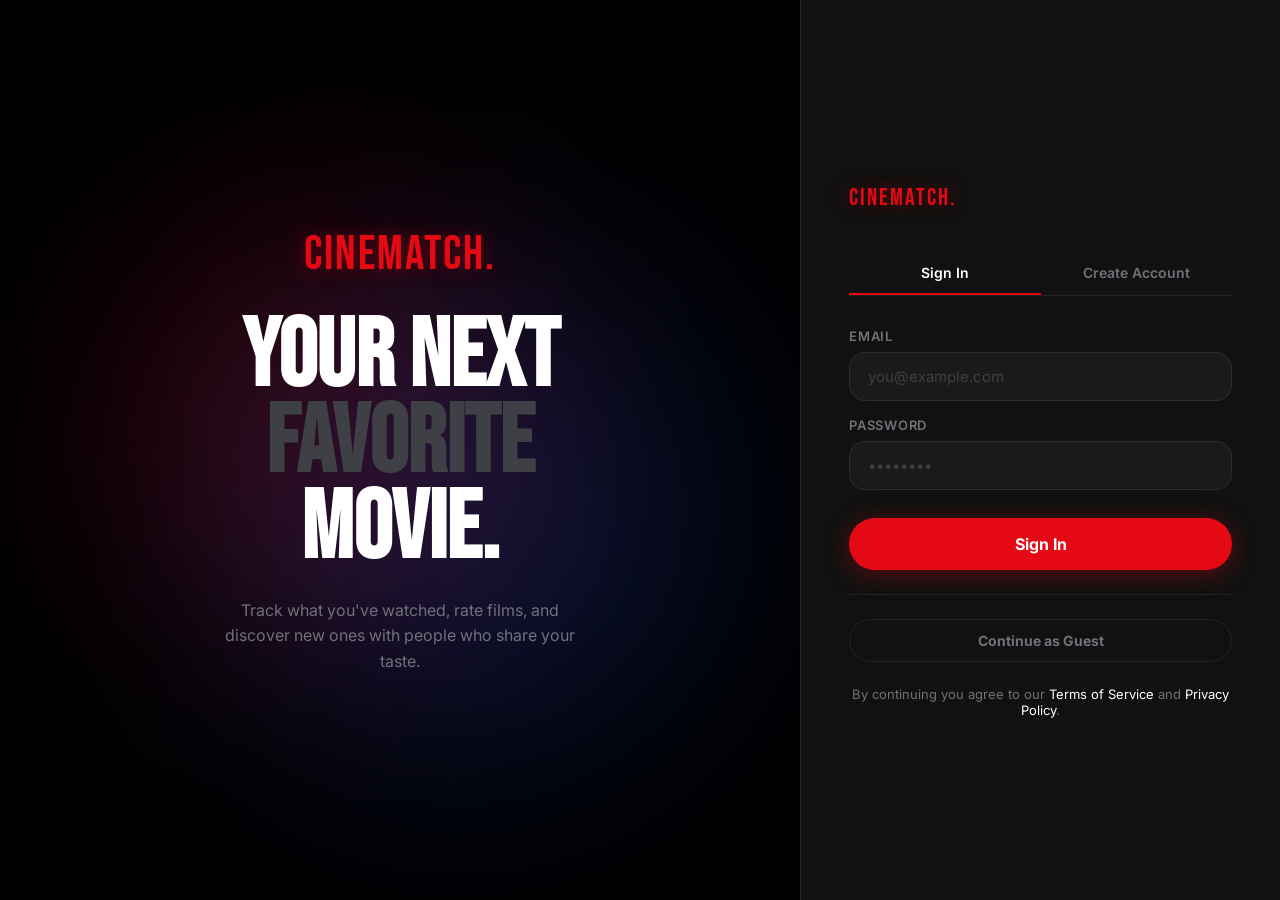
<file: frontend/pages/profile.html>
<!DOCTYPE html>
<html lang="en">
<head>
  <meta charset="UTF-8">
  <meta name="viewport" content="width=device-width, initial-scale=1.0">
  <title>CineMatch — Profile</title>
  <link rel="stylesheet" href="../css/style.css">
</head>
<body>
<div id="cursor-glow"></div>
<div id="main-nav"></div>
<div id="main-sidebar"></div>

<main class="main-content page-enter" id="profile-main">
  <div style="display:flex;justify-content:center;padding:80px"><div class="spinner"></div></div>
</main>

<!-- EDIT PROFILE MODAL -->
<div class="modal-overlay" id="edit-modal">
  <div class="modal">
    <h3 class="text-2xl" style="margin-bottom:20px">Edit Profile</h3>
    <div class="input-group" style="margin-bottom:14px">
      <label class="input-label">Username</label>
      <input class="input" id="edit-username">
    </div>
    <div class="input-group" style="margin-bottom:14px">
      <label class="input-label">Bio</label>
      <textarea class="input" id="edit-bio" rows="3" placeholder="Tell us about yourself…" style="resize:vertical"></textarea>
    </div>
    <div class="input-group" style="margin-bottom:24px">
      <label class="input-label">Avatar URL</label>
      <input class="input" id="edit-avatar" placeholder="https://…">
    </div>
    <button class="btn btn-primary w-full" onclick="saveProfile()">Save Changes</button>
    <button class="btn btn-ghost w-full" style="margin-top:8px" onclick="ui.closeModal('edit-modal')">Cancel</button>
  </div>
</div>

<script src="../js/api.js"></script>
<script src="../js/auth.js"></script>
<script src="../js/ui.js"></script>
<script src="../js/main.js"></script>
<script>
  initPage('profile');
  const params = new URLSearchParams(location.search);
  const profileId = params.get('id');
  const currentUser = auth.getUser();
  const isOwnProfile = !profileId || profileId === currentUser?._id;

  async function loadProfile() {
    try {
      const targetId = isOwnProfile ? currentUser._id : profileId;
      const [profileData, watchlistData, reviewsData, activityData] = await Promise.all([
        isOwnProfile ? { user: currentUser, isFriend: false } : api.users.get(targetId),
        api.watchlist.getUser(targetId),
        api.reviews.getByUser(targetId),
        api.activity.user(targetId)
      ]);

      renderProfile(profileData, watchlistData.items || [], reviewsData.reviews || [], activityData.activities || []);
    } catch (err) {
      document.getElementById('profile-main').innerHTML = `<div style="text-align:center;padding:80px;color:var(--text-dim)">${err.message}</div>`;
    }
  }

  function renderProfile(data, watchlist, reviews, activities) {
    const { user, isFriend, sentRequest, receivedRequest } = data;
    const unwatched = watchlist.filter(w => !w.watched);
    const watched = watchlist.filter(w => w.watched);

    let friendBtn = '';
    if (!isOwnProfile) {
      if (isFriend) {
        friendBtn = `<button class="btn btn-ghost btn-sm" onclick="removeFriend('${user._id}')">✓ Friends</button>`;
      } else if (sentRequest) {
        friendBtn = `<button class="btn btn-ghost btn-sm" disabled>Request Sent</button>`;
      } else if (receivedRequest) {
        friendBtn = `<button class="btn btn-primary btn-sm" onclick="acceptRequest('${user._id}')">Accept Request</button>`;
      } else {
        friendBtn = `<button class="btn btn-primary btn-sm" onclick="sendRequest('${user._id}')">+ Add Friend</button>`;
      }
    }

    document.getElementById('profile-main').innerHTML = `
      <!-- HEADER -->
      <div style="display:flex;align-items:flex-start;gap:28px;margin-bottom:40px;flex-wrap:wrap">
        ${user.avatar
          ? `<img src="${user.avatar}" class="avatar avatar-xl" alt="${user.username}">`
          : `<div class="avatar avatar-xl">${auth.getUserInitials(user)}</div>`
        }
        <div style="flex:1">
          <div style="display:flex;align-items:center;gap:16px;flex-wrap:wrap;margin-bottom:8px">
            <h1 style="font-family:var(--font-display);font-size:clamp(32px,5vw,56px)">${user.username}</h1>
            ${isOwnProfile ? `<button class="btn btn-ghost btn-sm" onclick="openEditModal()">Edit Profile</button>` : friendBtn}
          </div>
          ${user.bio ? `<p style="color:var(--text-dim);font-size:15px;margin-bottom:12px;max-width:500px">${user.bio}</p>` : ''}
          <div style="display:flex;gap:28px">
            <div><span style="font-weight:900;font-size:20px">${watchlist.length}</span><span class="text-dim text-sm" style="margin-left:6px">Watchlist</span></div>
            <div><span style="font-weight:900;font-size:20px">${watched.length}</span><span class="text-dim text-sm" style="margin-left:6px">Watched</span></div>
            <div><span style="font-weight:900;font-size:20px">${reviews.length}</span><span class="text-dim text-sm" style="margin-left:6px">Reviews</span></div>
            <div><span style="font-weight:900;font-size:20px">${user.friends?.length || 0}</span><span class="text-dim text-sm" style="margin-left:6px">Friends</span></div>
          </div>
        </div>
      </div>

      <!-- TABS -->
      <div class="tabs">
        <div class="tab active" onclick="switchTab('watchlist', this)">Watchlist (${unwatched.length})</div>
        <div class="tab" onclick="switchTab('watched', this)">Watched (${watched.length})</div>
        <div class="tab" onclick="switchTab('reviews', this)">Reviews (${reviews.length})</div>
        <div class="tab" onclick="switchTab('activity', this)">Activity</div>
      </div>

      <!-- WATCHLIST TAB -->
      <div id="tab-watchlist" class="tab-content">
        ${unwatched.length
          ? `<div class="movie-grid-lg">${unwatched.map(w => watchlistCard(w, isOwnProfile)).join('')}</div>`
          : ui.empty('Watchlist is empty')}
      </div>

      <!-- WATCHED TAB -->
      <div id="tab-watched" class="tab-content hidden">
        ${watched.length
          ? `<div class="movie-grid-lg">${watched.map(w => watchlistCard(w, false)).join('')}</div>`
          : ui.empty('No watched movies yet')}
      </div>

      <!-- REVIEWS TAB -->
      <div id="tab-reviews" class="tab-content hidden">
        ${reviews.length ? reviews.map(r => `
          <div class="surface" style="padding:20px;margin-bottom:16px;display:flex;gap:16px">
            ${r.moviePoster ? `<img src="${imgUrl(r.moviePoster,'w92')}" style="width:56px;border-radius:10px;object-fit:cover;flex-shrink:0" onclick="window.location.href='movie.html?id=${r.movieId}'" class="cursor-pointer">` : ''}
            <div style="flex:1">
              <div style="display:flex;align-items:center;gap:12px;margin-bottom:6px">
                <a href="movie.html?id=${r.movieId}" style="font-weight:700">${r.movieTitle}</a>
                <div class="rating-ring ${ratingClass(r.rating)}" style="width:36px;height:36px;font-size:12px">${r.rating}/10</div>
                <span class="text-dim text-sm" style="margin-left:auto">${timeAgo(r.createdAt)}</span>
              </div>
              ${r.content ? `<p style="color:var(--text-dim);font-size:14px;line-height:1.6">${r.content}</p>` : ''}
            </div>
          </div>`).join('') : ui.empty('No reviews yet')}
      </div>

      <!-- ACTIVITY TAB -->
      <div id="tab-activity" class="tab-content hidden surface" style="padding:0 24px">
        ${activities.length ? activities.map(a => ui.activityItem(a)).join('') : ui.empty('No activity yet')}
      </div>
    `;
  }

  function watchlistCard(item, showActions) {
    return `
      <div class="movie-card" onclick="window.location.href='movie.html?id=${item.movieId}'">
        ${item.posterPath
          ? `<img src="${imgUrl(item.posterPath)}" alt="${item.title}" loading="lazy">`
          : `<div class="movie-card-placeholder">${item.title}</div>`
        }
        <div class="movie-card-overlay">
          <div style="font-size:13px;font-weight:700;margin-bottom:8px">${item.title}</div>
          ${showActions && !item.watched ? `
            <button class="btn btn-secondary btn-sm" onclick="event.stopPropagation();markWatched(${item.movieId})">Mark Watched</button>
          ` : ''}
          ${item.watched ? '<span class="badge badge-white">✓ Watched</span>' : ''}
        </div>
      </div>`;
  }

  function switchTab(tabId, el) {
    document.querySelectorAll('.tab').forEach(t => t.classList.remove('active'));
    document.querySelectorAll('.tab-content').forEach(c => c.classList.add('hidden'));
    el.classList.add('active');
    document.getElementById('tab-' + tabId).classList.remove('hidden');
  }

  function openEditModal() {
    const user = auth.getUser();
    document.getElementById('edit-username').value = user.username || '';
    document.getElementById('edit-bio').value = user.bio || '';
    document.getElementById('edit-avatar').value = user.avatar || '';
    ui.openModal('edit-modal');
  }

  async function saveProfile() {
    const username = document.getElementById('edit-username').value;
    const bio = document.getElementById('edit-bio').value;
    const avatar = document.getElementById('edit-avatar').value;
    try {
      const { user } = await api.users.updateProfile({ username, bio, avatar });
      auth.setSession(auth.getToken(), user);
      ui.success('Profile updated!');
      ui.closeModal('edit-modal');
      loadProfile();
    } catch (err) { ui.error(err.message); }
  }

  async function markWatched(movieId) {
    try {
      await api.watchlist.markWatched(movieId);
      ui.success('Marked as watched!');
      loadProfile();
    } catch (err) { ui.error(err.message); }
  }

  async function sendRequest(userId) {
    try {
      await api.friends.sendRequest(userId);
      ui.success('Friend request sent!');
      loadProfile();
    } catch (err) { ui.error(err.message); }
  }

  async function acceptRequest(userId) {
    try {
      await api.friends.accept(userId);
      ui.success('Friend added!');
      loadProfile();
    } catch (err) { ui.error(err.message); }
  }

  async function removeFriend(userId) {
    if (!confirm('Remove this friend?')) return;
    try {
      await api.friends.remove(userId);
      ui.success('Friend removed');
      loadProfile();
    } catch (err) { ui.error(err.message); }
  }

  loadProfile();
</script>
<script>
  const _glow=document.getElementById('cursor-glow');
  if(_glow){let _mx=window.innerWidth/2,_my=window.innerHeight/2,_gx=_mx,_gy=_my;document.addEventListener('mousemove',e=>{_mx=e.clientX;_my=e.clientY;});(function _ag(){_gx+=(_mx-_gx)*0.08;_gy+=(_my-_gy)*0.08;_glow.style.left=_gx+'px';_glow.style.top=_gy+'px';requestAnimationFrame(_ag);})();}
</script>
</body>
</html>
</file>
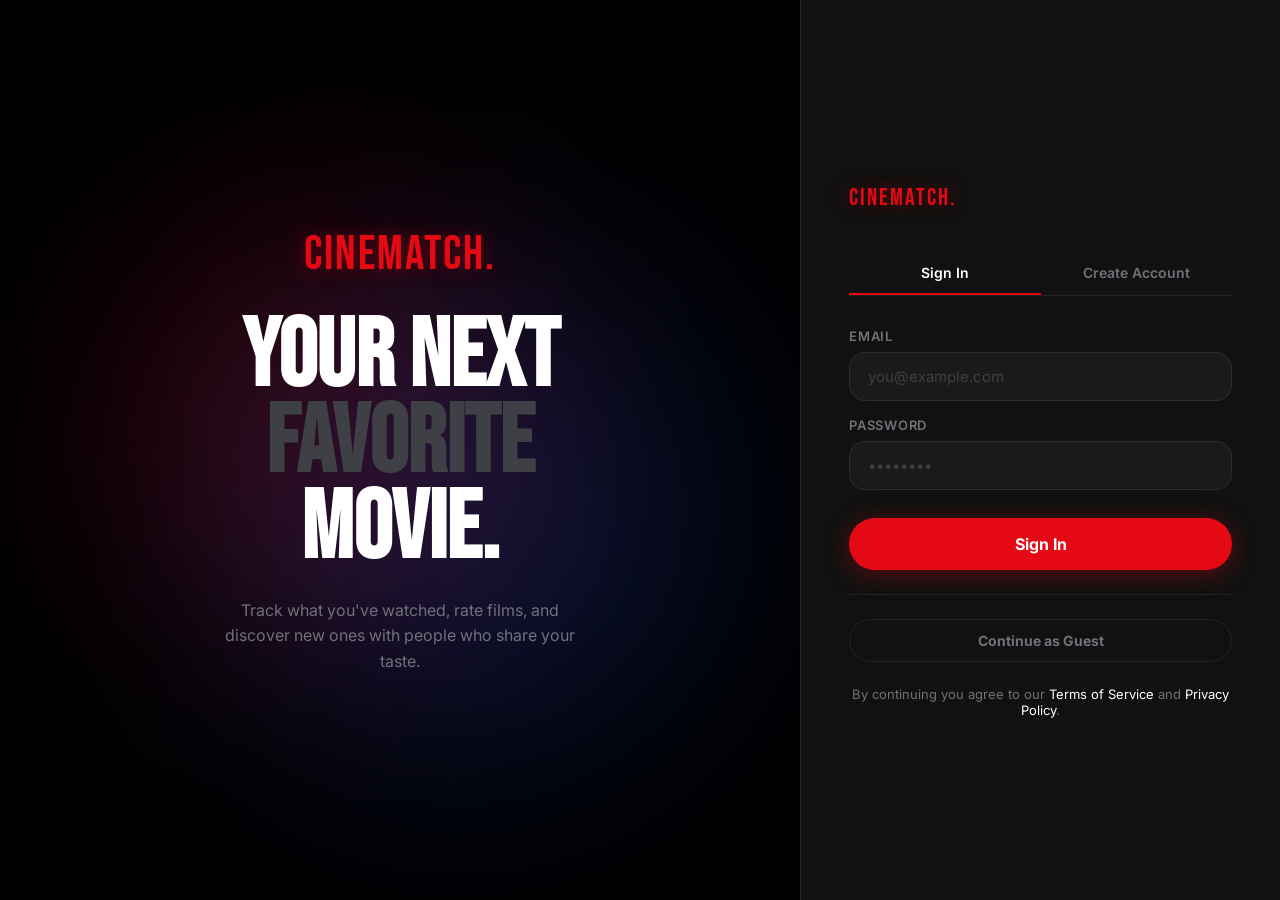
<file: frontend/pages/watchlist.html>
<!DOCTYPE html>
<html lang="en">
<head>
  <meta charset="UTF-8">
  <meta name="viewport" content="width=device-width, initial-scale=1.0">
  <title>CineMatch — My Watchlist</title>
  <link rel="stylesheet" href="../css/style.css">
</head>
<body>
<div id="cursor-glow"></div>
<div id="main-nav"></div>
<div id="main-sidebar"></div>

<main class="main-content page-enter">
  <h1 style="font-family:var(--font-display);font-size:clamp(40px,6vw,72px);margin-bottom:12px">MY WATCHLIST</h1>
  <p class="text-dim" style="margin-bottom:32px">Movies you want to watch or have watched</p>

  <div class="tabs">
    <div class="tab active" onclick="switchTab('unwatched', this)">To Watch (<span id="unwatched-count">0</span>)</div>
    <div class="tab" onclick="switchTab('watched', this)">Watched (<span id="watched-count">0</span>)</div>
  </div>

  <div id="tab-unwatched">
    <div id="unwatched-grid" class="movie-grid-lg">
      <div style="display:flex;justify-content:center;padding:60px;grid-column:1/-1"><div class="spinner"></div></div>
    </div>
  </div>

  <div id="tab-watched" class="hidden">
    <div id="watched-grid" class="movie-grid-lg"></div>
  </div>
</main>

<script src="../js/api.js"></script>
<script src="../js/auth.js"></script>
<script src="../js/ui.js"></script>
<script src="../js/main.js"></script>
<script>
  initPage('watchlist');

  async function loadWatchlist() {
    try {
      const { items } = await api.watchlist.get();
      const unwatched = items.filter(i => !i.watched);
      const watched = items.filter(i => i.watched);

      document.getElementById('unwatched-count').textContent = unwatched.length;
      document.getElementById('watched-count').textContent = watched.length;

      renderGrid('unwatched-grid', unwatched, true);
      renderGrid('watched-grid', watched, false);
    } catch (err) {
      document.getElementById('unwatched-grid').innerHTML = ui.empty(err.message);
    }
  }

  function renderGrid(gridId, items, showActions) {
    const grid = document.getElementById(gridId);
    if (!items.length) { grid.innerHTML = ui.empty('Nothing here yet'); return; }
    grid.innerHTML = items.map(item => `
      <div class="movie-card" onclick="window.location.href='movie.html?id=${item.movieId}'">
        ${item.posterPath
          ? `<img src="${imgUrl(item.posterPath)}" alt="${item.title}" loading="lazy">`
          : `<div class="movie-card-placeholder">${item.title}</div>`
        }
        <div class="movie-card-overlay">
          <div style="font-size:13px;font-weight:700;margin-bottom:8px">${item.title}</div>
          <div style="display:flex;gap:8px;flex-wrap:wrap">
            ${showActions ? `<button class="btn btn-secondary btn-sm" onclick="event.stopPropagation();markWatched(${item.movieId})">✓ Watched</button>` : ''}
            <button class="btn btn-ghost btn-sm" onclick="event.stopPropagation();removeItem(${item.movieId})">Remove</button>
          </div>
        </div>
      </div>
    `).join('');
  }

  async function markWatched(movieId) {
    try {
      await api.watchlist.markWatched(movieId);
      ui.success('Marked as watched!');
      loadWatchlist();
    } catch (err) { ui.error(err.message); }
  }

  async function removeItem(movieId) {
    try {
      await api.watchlist.remove(movieId);
      ui.success('Removed from watchlist');
      loadWatchlist();
    } catch (err) { ui.error(err.message); }
  }

  function switchTab(tabId, el) {
    document.querySelectorAll('.tab').forEach(t => t.classList.remove('active'));
    ['unwatched', 'watched'].forEach(id => document.getElementById('tab-' + id).classList.add('hidden'));
    el.classList.add('active');
    document.getElementById('tab-' + tabId).classList.remove('hidden');
  }

  loadWatchlist();
</script>
<script>
  const _glow=document.getElementById('cursor-glow');
  if(_glow){let _mx=window.innerWidth/2,_my=window.innerHeight/2,_gx=_mx,_gy=_my;document.addEventListener('mousemove',e=>{_mx=e.clientX;_my=e.clientY;});(function _ag(){_gx+=(_mx-_gx)*0.08;_gy+=(_my-_gy)*0.08;_glow.style.left=_gx+'px';_glow.style.top=_gy+'px';requestAnimationFrame(_ag);})();}
</script>
</body>
</html>
</file>
<file: frontend/css/style.css>
@import url('https://fonts.googleapis.com/css2?family=Bebas+Neue&family=Inter:wght@300;400;500;600;700;900&display=swap');

*, *::before, *::after { box-sizing: border-box; margin: 0; padding: 0; }

:root {
  --red: #e50914;
  --red-dim: rgba(229,9,20,0.2);
  --gold: #f5c518;
  --gold-dim: rgba(245,197,24,0.15);
  --bg: #000;
  --surface: #111;
  --surface2: #1a1a1a;
  --border: rgba(255,255,255,0.08);
  --border-hover: rgba(255,255,255,0.2);
  --text: #fff;
  --text-dim: #71717a;
  --text-muted: #3f3f46;
  --glass: rgba(17,17,17,0.7);
  --radius: 16px;
  --radius-lg: 28px;
  --radius-xl: 40px;
  --transition: 0.2s ease;
  --font-display: 'Bebas Neue', sans-serif;
  --font-body: 'Inter', sans-serif;
}

html { scroll-behavior: smooth; }
body {
  font-family: var(--font-body); background: var(--bg); color: var(--text);
  overflow-x: hidden; -webkit-font-smoothing: antialiased;
}
::-webkit-scrollbar { width: 4px; height: 4px; }
::-webkit-scrollbar-track { background: transparent; }
::-webkit-scrollbar-thumb { background: #333; border-radius: 4px; }
a { color: inherit; text-decoration: none; }

/* ─── NETFLIX INTRO ─── */
#netflix-intro {
  position: fixed; inset: 0; z-index: 9999;
  background: #000; display: flex; align-items: center; justify-content: center;
  animation: introExit 0.6s ease 2.6s forwards;
}
.netflix-letter {
  font-family: var(--font-display); font-size: clamp(80px, 15vw, 180px);
  letter-spacing: -4px; color: var(--red);
  filter: drop-shadow(0 0 40px rgba(229,9,20,0.8));
  animation: netflixPop 0.5s cubic-bezier(0.34,1.56,0.64,1) 0.3s both;
}
.netflix-letter span {
  display: inline-block;
  animation: letterDance 0.4s cubic-bezier(0.34,1.56,0.64,1) both;
}
.netflix-letter span:nth-child(1)  { animation-delay: 0.05s }
.netflix-letter span:nth-child(2)  { animation-delay: 0.10s }
.netflix-letter span:nth-child(3)  { animation-delay: 0.15s }
.netflix-letter span:nth-child(4)  { animation-delay: 0.20s }
.netflix-letter span:nth-child(5)  { animation-delay: 0.25s }
.netflix-letter span:nth-child(6)  { animation-delay: 0.30s }
.netflix-letter span:nth-child(7)  { animation-delay: 0.35s }
.netflix-letter span:nth-child(8)  { animation-delay: 0.40s }
.netflix-letter span:nth-child(9)  { animation-delay: 0.45s }
.netflix-letter span:nth-child(10) { animation-delay: 0.50s }
@keyframes letterDance {
  from { opacity:0; transform: translateY(40px) scale(0.6); }
  to   { opacity:1; transform: translateY(0)   scale(1); }
}
@keyframes netflixPop {
  from { opacity:0; transform: scale(0.7); }
  to   { opacity:1; transform: scale(1); }
}
.netflix-tagline {
  position: absolute; bottom: calc(50% - 80px);
  font-size: 13px; font-weight: 600; letter-spacing: 0.35em;
  text-transform: uppercase; color: rgba(255,255,255,0.4);
  animation: fadeInUp 0.5s ease 1s both;
}
.netflix-bar {
  position: absolute; bottom: 0; left: 0; height: 3px;
  background: var(--red); animation: barLoad 2.4s ease forwards;
  box-shadow: 0 0 12px var(--red);
}
@keyframes barLoad { from { width:0 } to { width:100% } }
@keyframes introExit {
  0%  { opacity:1; transform:scale(1); }
  100%{ opacity:0; transform:scale(1.05); pointer-events:none; }
}
@keyframes fadeInUp {
  from { opacity:0; transform:translateY(10px); }
  to   { opacity:1; transform:translateY(0); }
}

/* ─── UTILITIES ─── */
.hidden { display: none !important; }
.flex { display: flex; }
.flex-col { flex-direction: column; }
.items-center { align-items: center; }
.justify-center { justify-content: center; }
.justify-between { justify-content: space-between; }
.gap-2 { gap: 8px; } .gap-3 { gap: 12px; } .gap-4 { gap: 16px; }
.gap-6 { gap: 24px; } .gap-8 { gap: 32px; }
.w-full { width: 100%; } .text-center { text-align: center; }
.truncate { overflow:hidden; text-overflow:ellipsis; white-space:nowrap; }
.relative { position:relative; } .absolute { position:absolute; } .fixed { position:fixed; }
.inset-0 { inset:0; } .z-10 { z-index:10; } .z-50 { z-index:50; }
.overflow-hidden { overflow:hidden; } .cursor-pointer { cursor:pointer; }
.mt-auto { margin-top:auto; } .grid { display:grid; }

/* ─── TYPOGRAPHY ─── */
.font-display { font-family: var(--font-display); }
.text-red { color: var(--red); } .text-dim { color: var(--text-dim); } .text-muted { color: var(--text-muted); }
.text-xs { font-size:11px; letter-spacing:0.08em; } .text-sm { font-size:13px; }
.text-lg { font-size:18px; } .text-xl { font-size:20px; }
.text-2xl { font-size:24px; font-weight:700; } .text-3xl { font-size:30px; font-weight:900; }
.text-4xl { font-size:36px; font-weight:900; } .text-5xl { font-size:48px; font-weight:900; }
.uppercase { text-transform:uppercase; }
.tracking-wide { letter-spacing:0.1em; } .tracking-widest { letter-spacing:0.25em; }
.font-bold { font-weight:700; } .font-black { font-weight:900; }

/* ─── SURFACE / GLASS ─── */
.glass {
  background: var(--glass); backdrop-filter: blur(16px);
  -webkit-backdrop-filter: blur(16px); border: 1px solid var(--border);
}
.surface { background: var(--surface); border: 1px solid var(--border); border-radius: var(--radius); }
.surface2 { background: var(--surface2); border: 1px solid var(--border); border-radius: var(--radius); }

/* ─── BUTTONS ─── */
.btn {
  display: inline-flex; align-items: center; justify-content: center; gap: 8px;
  padding: 12px 24px; border-radius: 50px; border: none; cursor: pointer;
  font-family: var(--font-body); font-weight: 700; font-size: 14px;
  transition: all 0.25s cubic-bezier(0.34,1.56,0.64,1); white-space: nowrap; outline: none;
  position: relative; overflow: hidden;
}
.btn::after {
  content: ''; position: absolute; inset: 0; border-radius: inherit;
  background: rgba(255,255,255,0); transition: background 0.2s;
}
.btn:hover::after { background: rgba(255,255,255,0.08); }
.btn:active { transform: scale(0.96) !important; }
.btn-primary { background: var(--red); color: #fff; box-shadow: 0 4px 24px rgba(229,9,20,0.35); }
.btn-primary:hover { background: #f40612; transform: scale(1.05) translateY(-1px); box-shadow: 0 8px 32px rgba(229,9,20,0.5); }
.btn-secondary { background: #fff; color: #000; box-shadow: 0 4px 20px rgba(255,255,255,0.15); }
.btn-secondary:hover { background: #f0f0f0; transform: scale(1.05) translateY(-1px); }
.btn-ghost { background: transparent; color: var(--text-dim); border: 1px solid var(--border); }
.btn-ghost:hover { border-color: var(--border-hover); color: var(--text); transform: translateY(-1px); }
.btn-sm { padding: 8px 16px; font-size: 12px; }
.btn-lg { padding: 16px 36px; font-size: 16px; }
.btn-icon { padding: 10px; border-radius: 50%; aspect-ratio: 1; }
.btn:disabled { opacity: 0.4; cursor: not-allowed; transform: none !important; box-shadow: none; }

/* ─── INPUTS ─── */
.input {
  background: var(--surface2); border: 1px solid var(--border);
  border-radius: var(--radius); padding: 14px 18px;
  color: var(--text); font-family: var(--font-body); font-size: 15px;
  width: 100%; outline: none; transition: border-color 0.2s, box-shadow 0.2s, transform 0.15s;
}
.input:focus { border-color: var(--red); box-shadow: 0 0 0 3px rgba(229,9,20,0.15); transform: translateY(-1px); }
.input::placeholder { color: var(--text-muted); }
.input-group { display: flex; flex-direction: column; gap: 8px; }
.input-label { font-size:13px; font-weight:600; color:var(--text-dim); text-transform:uppercase; letter-spacing:0.06em; }

/* ─── MODAL ─── */
.modal-overlay {
  position: fixed; inset: 0; z-index: 100;
  background: rgba(0,0,0,0.85); backdrop-filter: blur(16px);
  display: flex; align-items: center; justify-content: center; padding: 16px;
  opacity: 0; pointer-events: none; transition: opacity 0.25s;
}
.modal-overlay.active { opacity: 1; pointer-events: all; }
.modal {
  background: var(--surface); border: 1px solid var(--border);
  border-radius: var(--radius-xl); padding: 40px; width: 100%; max-width: 460px;
  transform: translateY(28px) scale(0.97); transition: transform 0.3s cubic-bezier(0.34,1.4,0.64,1);
  box-shadow: 0 40px 80px rgba(0,0,0,0.8);
}
.modal-overlay.active .modal { transform: translateY(0) scale(1); }

/* ─── NAV ─── */
.nav {
  position: fixed; top: 0; left: 0; right: 0; z-index: 80;
  display: flex; align-items: center; padding: 20px 32px; gap: 32px;
  background: linear-gradient(to bottom, rgba(0,0,0,0.92), transparent);
  transition: background 0.3s;
}
.nav-logo {
  font-family: var(--font-display); font-size: 28px; color: var(--red);
  letter-spacing: 2px; transition: all 0.2s;
  text-shadow: 0 0 20px rgba(229,9,20,0.4);
}
.nav-logo:hover { text-shadow: 0 0 40px rgba(229,9,20,0.8); transform: scale(1.03); }
.nav-links { display: flex; gap: 4px; flex: 1; }
.nav-link {
  padding: 8px 16px; border-radius: 50px; font-size: 14px; font-weight: 500;
  color: var(--text-dim); cursor: pointer; transition: all 0.2s; position: relative;
}
.nav-link::after {
  content: ''; position: absolute; bottom: 4px; left: 50%; transform: translateX(-50%);
  width: 0; height: 2px; background: var(--red); border-radius: 2px; transition: width 0.2s;
}
.nav-link:hover { color: var(--text); background: rgba(255,255,255,0.07); }
.nav-link.active { color: var(--text); }
.nav-link.active::after { width: 60%; }
.nav-actions { display: flex; align-items: center; gap: 12px; margin-left: auto; }

/* ─── SIDEBAR ─── */
.sidebar {
  width: 220px; min-height: 100vh; position: fixed; top: 0; left: 0; z-index: 70;
  border-right: 1px solid var(--border); padding: 80px 20px 32px;
  display: flex; flex-direction: column; gap: 4px;
  background: rgba(0,0,0,0.7); backdrop-filter: blur(24px);
}
.sidebar-item {
  display: flex; align-items: center; gap: 12px; padding: 12px 16px;
  border-radius: var(--radius); font-size: 14px; font-weight: 500;
  color: var(--text-dim); cursor: pointer; transition: all 0.2s;
  position: relative; overflow: hidden;
}
.sidebar-item::before {
  content: ''; position: absolute; left: 0; top: 0; bottom: 0;
  width: 3px; background: var(--red); border-radius: 0 4px 4px 0;
  transform: scaleY(0); transition: transform 0.2s;
}
.sidebar-item:hover { background: rgba(255,255,255,0.07); color: var(--text); transform: translateX(4px); }
.sidebar-item.active { background: rgba(229,9,20,0.08); color: var(--red); }
.sidebar-item.active::before { transform: scaleY(1); }
.sidebar-icon { width: 18px; height: 18px; opacity: 0.7; transition: opacity 0.2s; }
.sidebar-item:hover .sidebar-icon, .sidebar-item.active .sidebar-icon { opacity: 1; }
.main-content { margin-left: 220px; padding: 90px 40px 40px; min-height: 100vh; }

/* ─── MOVIE CARDS ─── */
.movie-card {
  position: relative; border-radius: var(--radius-lg); overflow: hidden;
  cursor: pointer; transition: transform 0.35s cubic-bezier(0.34,1.4,0.64,1), box-shadow 0.35s ease;
  background: var(--surface); border: 1px solid var(--border); aspect-ratio: 2/3;
  will-change: transform;
}
.movie-card:hover {
  transform: scale(1.06) translateY(-4px);
  box-shadow: 0 20px 60px rgba(0,0,0,0.8), 0 0 0 1px rgba(255,255,255,0.1);
  z-index: 2;
}
.movie-card img { width:100%; height:100%; object-fit:cover; display:block; transition: transform 0.5s ease; }
.movie-card:hover img { transform: scale(1.04); }
.movie-card-overlay {
  position: absolute; bottom: 0; left: 0; right: 0; padding: 24px 16px 16px;
  background: linear-gradient(to top, rgba(0,0,0,0.97) 0%, rgba(0,0,0,0.6) 60%, transparent 100%);
  opacity: 0; transition: opacity 0.3s; transform: translateY(6px); transition: opacity 0.3s, transform 0.3s;
}
.movie-card:hover .movie-card-overlay { opacity: 1; transform: translateY(0); }
.movie-card-placeholder {
  width: 100%; height: 100%; display: flex; align-items: center; justify-content: center;
  color: var(--text-muted); font-size: 12px; font-weight: 600; text-transform: uppercase;
  letter-spacing: 0.1em; background: var(--surface2);
}
/* Staggered card entrance */
.movie-card { animation: cardIn 0.4s ease both; }
@keyframes cardIn {
  from { opacity: 0; transform: translateY(20px) scale(0.96); }
  to   { opacity: 1; transform: translateY(0)   scale(1); }
}
.scroll-row .movie-card:nth-child(1)  { animation-delay: 0.05s }
.scroll-row .movie-card:nth-child(2)  { animation-delay: 0.10s }
.scroll-row .movie-card:nth-child(3)  { animation-delay: 0.15s }
.scroll-row .movie-card:nth-child(4)  { animation-delay: 0.20s }
.scroll-row .movie-card:nth-child(5)  { animation-delay: 0.25s }
.scroll-row .movie-card:nth-child(6)  { animation-delay: 0.30s }
.scroll-row .movie-card:nth-child(7)  { animation-delay: 0.35s }
.scroll-row .movie-card:nth-child(8)  { animation-delay: 0.40s }

/* ─── HERO ─── */
.hero {
  position: relative; border-radius: var(--radius-xl);
  overflow: hidden; min-height: 500px;
  display: flex; flex-direction: column; justify-content: flex-end;
  padding: 48px; margin-bottom: 48px; border: 1px solid var(--border);
  animation: heroIn 0.8s cubic-bezier(0.22,1,0.36,1) both;
}
@keyframes heroIn {
  from { opacity:0; transform: scale(0.98) translateY(12px); }
  to   { opacity:1; transform: scale(1) translateY(0); }
}
.hero-bg {
  position: absolute; inset: 0;
  background-size: cover; background-position: center;
  transition: transform 0.8s ease;
}
.hero:hover .hero-bg { transform: scale(1.04); }
.hero-bg::after {
  content: ''; position: absolute; inset: 0;
  background: linear-gradient(to top, rgba(0,0,0,0.95) 0%, rgba(0,0,0,0.4) 55%, transparent 100%);
}
.hero-content { position: relative; z-index: 1; }
.hero-content > * { animation: heroContentIn 0.6s ease both; }
.hero-content > *:nth-child(1) { animation-delay: 0.3s }
.hero-content > *:nth-child(2) { animation-delay: 0.4s }
.hero-content > *:nth-child(3) { animation-delay: 0.5s }
.hero-content > *:nth-child(4) { animation-delay: 0.6s }
@keyframes heroContentIn {
  from { opacity:0; transform: translateY(16px); }
  to   { opacity:1; transform: translateY(0); }
}
.hero-badge {
  font-size: 10px; font-weight: 700; letter-spacing: 0.2em; text-transform: uppercase;
  color: var(--red); margin-bottom: 10px;
  animation: pulse 2s ease infinite;
}
@keyframes pulse { 0%,100% { opacity:1 } 50% { opacity:0.6 } }

/* ─── SECTION ─── */
.section-title { font-size:18px; font-weight:700; margin-bottom:20px; display:flex; align-items:center; justify-content:space-between; }
.section-link { font-size:12px; color:var(--text-dim); font-weight:500; transition: all 0.2s; }
.section-link:hover { color: var(--text); transform: translateX(2px); display: inline-block; }
.scroll-row { display:flex; gap:16px; overflow-x:auto; padding-bottom:12px; scroll-snap-type:x mandatory; }
.scroll-row::-webkit-scrollbar { display:none; }
.scroll-row > * { scroll-snap-align:start; flex-shrink:0; }

/* ─── GRID ─── */
.movie-grid { display:grid; grid-template-columns:repeat(auto-fill,minmax(160px,1fr)); gap:20px; }
.movie-grid-lg { display:grid; grid-template-columns:repeat(auto-fill,minmax(200px,1fr)); gap:24px; }

/* ─── GOLDEN STAR RATING ─── */
.star-btn {
  background: none; border: none; cursor: pointer; padding: 3px;
  font-size: 28px; line-height: 1;
  transition: transform 0.2s cubic-bezier(0.34,1.8,0.64,1), filter 0.15s;
  color: #3f3f46; /* empty star color */
  position: relative; display: inline-block;
}
.star-btn:hover { transform: scale(1.4) rotate(-5deg); }
.star-btn.lit {
  color: var(--gold);
  filter: drop-shadow(0 0 6px rgba(245,197,24,0.7));
  animation: starPop 0.25s cubic-bezier(0.34,1.8,0.64,1);
}
.star-btn.hovered { color: var(--gold); filter: drop-shadow(0 0 4px rgba(245,197,24,0.5)); }
@keyframes starPop {
  0%   { transform: scale(0.6) rotate(-10deg); }
  60%  { transform: scale(1.5) rotate(5deg); }
  100% { transform: scale(1) rotate(0deg); }
}
/* Particle burst on rating set */
.star-burst {
  position: absolute; pointer-events: none; top: 50%; left: 50%;
  transform: translate(-50%,-50%);
}
.star-burst span {
  position: absolute; width: 5px; height: 5px; border-radius: 50%;
  background: var(--gold); top: 0; left: 0;
  animation: burst 0.5s ease-out forwards;
}
@keyframes burst {
  0%   { opacity:1; transform: translate(0,0) scale(1); }
  100% { opacity:0; transform: translate(var(--bx),var(--by)) scale(0); }
}
#star-row { display:flex; gap:2px; align-items:center; padding: 8px 0; }
#rating-label {
  margin-top: 10px; font-size: 15px; font-weight: 700;
  color: var(--gold); min-height: 22px;
  transition: all 0.2s; letter-spacing: 0.02em;
}

/* ─── TOAST ─── */
#toast-container { position:fixed; bottom:24px; right:24px; z-index:9999; display:flex; flex-direction:column; gap:10px; }
.toast {
  padding: 14px 20px; border-radius: var(--radius); font-size: 14px; font-weight: 500;
  background: var(--surface); border: 1px solid var(--border);
  animation: toastIn 0.4s cubic-bezier(0.34,1.4,0.64,1), toastOut 0.3s ease 2.7s forwards;
  max-width: 320px; backdrop-filter: blur(12px);
  box-shadow: 0 8px 32px rgba(0,0,0,0.6);
}
.toast.success { border-color: #22c55e; color: #22c55e; background: rgba(34,197,94,0.08); }
.toast.error   { border-color: var(--red); color: var(--red); background: rgba(229,9,20,0.08); }
.toast.info    { border-color: #3b82f6; color: #3b82f6; background: rgba(59,130,246,0.08); }
@keyframes toastIn  { from { transform:translateX(120%) scale(0.9); opacity:0; } to { transform:translateX(0) scale(1); opacity:1; } }
@keyframes toastOut { from { opacity:1; transform: translateX(0); } to { opacity:0; transform: translateX(40px); } }

/* ─── BADGE ─── */
.badge { display:inline-flex; align-items:center; padding:3px 10px; border-radius:50px; font-size:11px; font-weight:700; text-transform:uppercase; letter-spacing:0.08em; }
.badge-red { background:var(--red-dim); color:var(--red); border:1px solid rgba(229,9,20,0.3); }
.badge-white { background:rgba(255,255,255,0.1); color:#fff; }

/* ─── RATING RING ─── */
.rating-ring {
  width: 48px; height: 48px; border-radius: 50%; display: flex; align-items: center; justify-content: center;
  font-weight: 900; font-size: 14px; border: 2px solid;
  transition: transform 0.2s, box-shadow 0.2s;
}
.rating-ring:hover { transform: scale(1.1); }
.rating-high { border-color: #22c55e; color: #22c55e; box-shadow: 0 0 12px rgba(34,197,94,0.25); }
.rating-mid  { border-color: #eab308; color: #eab308; box-shadow: 0 0 12px rgba(234,179,8,0.25); }
.rating-low  { border-color: var(--red); color: var(--red); box-shadow: 0 0 12px rgba(229,9,20,0.25); }

/* ─── NOTIFICATION DOT ─── */
.notif-dot {
  position: absolute; top:-2px; right:-2px; width:10px; height:10px;
  border-radius: 50%; background: var(--red); border: 2px solid var(--bg);
  animation: notifPulse 1.5s ease infinite;
}
@keyframes notifPulse {
  0%,100% { box-shadow: 0 0 0 0 rgba(229,9,20,0.6); }
  50%      { box-shadow: 0 0 0 5px rgba(229,9,20,0); }
}

/* ─── GENRE PILL ─── */
.genre-pill {
  padding: 10px 20px; border-radius: 50px; border: 2px solid var(--border);
  font-size: 13px; font-weight: 700; cursor: pointer;
  transition: all 0.25s cubic-bezier(0.34,1.4,0.64,1);
  background: var(--surface); position: relative; overflow: hidden;
}
.genre-pill::before {
  content: ''; position: absolute; inset: 0; border-radius: inherit;
  background: var(--red-dim); opacity: 0; transition: opacity 0.2s;
}
.genre-pill:hover { border-color: rgba(255,255,255,0.3); transform: translateY(-2px) scale(1.03); }
.genre-pill.selected {
  border-color: var(--red); background: var(--red-dim); color: var(--red);
  transform: translateY(-2px) scale(1.05);
  box-shadow: 0 4px 20px rgba(229,9,20,0.3);
  animation: pillPop 0.3s cubic-bezier(0.34,1.8,0.64,1);
}
@keyframes pillPop {
  0%   { transform: scale(0.9); }
  60%  { transform: translateY(-4px) scale(1.08); }
  100% { transform: translateY(-2px) scale(1.05); }
}

/* ─── AVATAR ─── */
.avatar {
  border-radius: 50%; object-fit: cover; background: var(--surface2);
  display: flex; align-items: center; justify-content: center;
  font-weight: 900; text-transform: uppercase; flex-shrink: 0;
  transition: transform 0.2s, box-shadow 0.2s;
}
.avatar:hover { transform: scale(1.08); box-shadow: 0 0 0 3px rgba(229,9,20,0.5); }
.avatar-sm { width:36px; height:36px; font-size:14px; }
.avatar-md { width:52px; height:52px; font-size:20px; }
.avatar-lg { width:80px; height:80px; font-size:32px; }
.avatar-xl { width:120px; height:120px; font-size:48px; }

/* ─── SEARCH ─── */
.search-wrap { position: relative; }
.search-wrap .input { padding-left: 44px; }
.search-wrap .search-icon { position:absolute; left:14px; top:50%; transform:translateY(-50%); color:var(--text-muted); pointer-events:none; transition: color 0.2s; }
.search-wrap:focus-within .search-icon { color: var(--red); }

/* ─── PAGE TRANSITIONS ─── */
.page-enter { animation: pageIn 0.5s cubic-bezier(0.22,1,0.36,1) both; }
@keyframes pageIn {
  from { opacity:0; transform: translateY(20px); }
  to   { opacity:1; transform: translateY(0); }
}

/* ─── SPINNER ─── */
.spinner {
  width: 36px; height: 36px; border-radius: 50%;
  border: 3px solid rgba(229,9,20,0.15); border-top-color: var(--red);
  animation: spin 0.65s linear infinite;
  box-shadow: 0 0 16px rgba(229,9,20,0.2);
}
@keyframes spin { to { transform:rotate(360deg); } }

/* ─── SKELETON ─── */
.skeleton {
  background: linear-gradient(90deg, var(--surface) 25%, #222 50%, var(--surface) 75%);
  background-size: 300% 100%;
  animation: shimmer 1.8s ease infinite;
  border-radius: var(--radius);
}
@keyframes shimmer { to { background-position: -300% 0; } }

/* ─── DIVIDER ─── */
.divider { border:none; border-top:1px solid var(--border); margin:24px 0; }

/* ─── BLOBS ─── */
.blob-bg { position:absolute; inset:0; pointer-events:none; overflow:hidden; z-index:0; }
.blob { position:absolute; border-radius:50%; filter:blur(100px); opacity:0.3; }
.blob-red { background: radial-gradient(circle, #e50914, transparent); animation: blobFloat 8s ease-in-out infinite alternate; }
.blob-blue { background: radial-gradient(circle, #1d4ed8, transparent); animation: blobFloat 10s ease-in-out infinite alternate-reverse; }
@keyframes blobFloat {
  from { transform: translate(0,0) scale(1); }
  to   { transform: translate(30px,20px) scale(1.1); }
}

/* ─── ACTIVITY ─── */
.activity-item {
  display:flex; align-items:flex-start; gap:14px; padding:16px 0;
  border-bottom:1px solid var(--border);
  transition: background 0.2s; border-radius: 8px; padding: 12px 8px;
}
.activity-item:hover { background: rgba(255,255,255,0.03); }
.activity-item:last-child { border-bottom:none; }

/* ─── TABS ─── */
.tabs { display:flex; gap:4px; border-bottom:1px solid var(--border); margin-bottom:24px; }
.tab { padding:10px 20px; font-size:14px; font-weight:600; cursor:pointer; color:var(--text-dim); border-bottom:2px solid transparent; margin-bottom:-1px; transition:all 0.2s; }
.tab:hover { color:var(--text); }
.tab.active { color:var(--text); border-bottom-color:var(--red); }

/* ─── REVIEW CARD HOVER ─── */
.review-card {
  transition: transform 0.25s ease, border-color 0.25s ease, box-shadow 0.25s ease;
}
.review-card:hover {
  transform: translateY(-2px);
  border-color: rgba(255,255,255,0.15) !important;
  box-shadow: 0 8px 32px rgba(0,0,0,0.5);
}

/* ─── FLOATING PARTICLES (landing) ─── */
.particle {
  position: absolute; border-radius: 50%; pointer-events: none;
  background: rgba(229,9,20,0.6); animation: floatUp linear infinite;
}
@keyframes floatUp {
  0%   { transform: translateY(100vh) scale(0); opacity: 0; }
  10%  { opacity: 1; }
  90%  { opacity: 0.5; }
  100% { transform: translateY(-10vh) scale(1); opacity: 0; }
}

/* ─── CURSOR GLOW ─── */
#cursor-glow {
  position: fixed; pointer-events: none; z-index: 9998;
  width: 300px; height: 300px; border-radius: 50%;
  background: radial-gradient(circle, rgba(229,9,20,0.06), transparent 70%);
  transform: translate(-50%, -50%);
  transition: opacity 0.3s;
}

/* ─── RESPONSIVE ─── */
@media (max-width: 768px) {
  .sidebar { display:none; }
  .main-content { margin-left:0; padding:80px 20px 20px; }
  .movie-grid { grid-template-columns:repeat(auto-fill,minmax(130px,1fr)); }
  .nav { padding:16px 20px; }
  .hero { padding:28px; min-height:360px; }
  #cursor-glow { display: none; }
}
</file>
